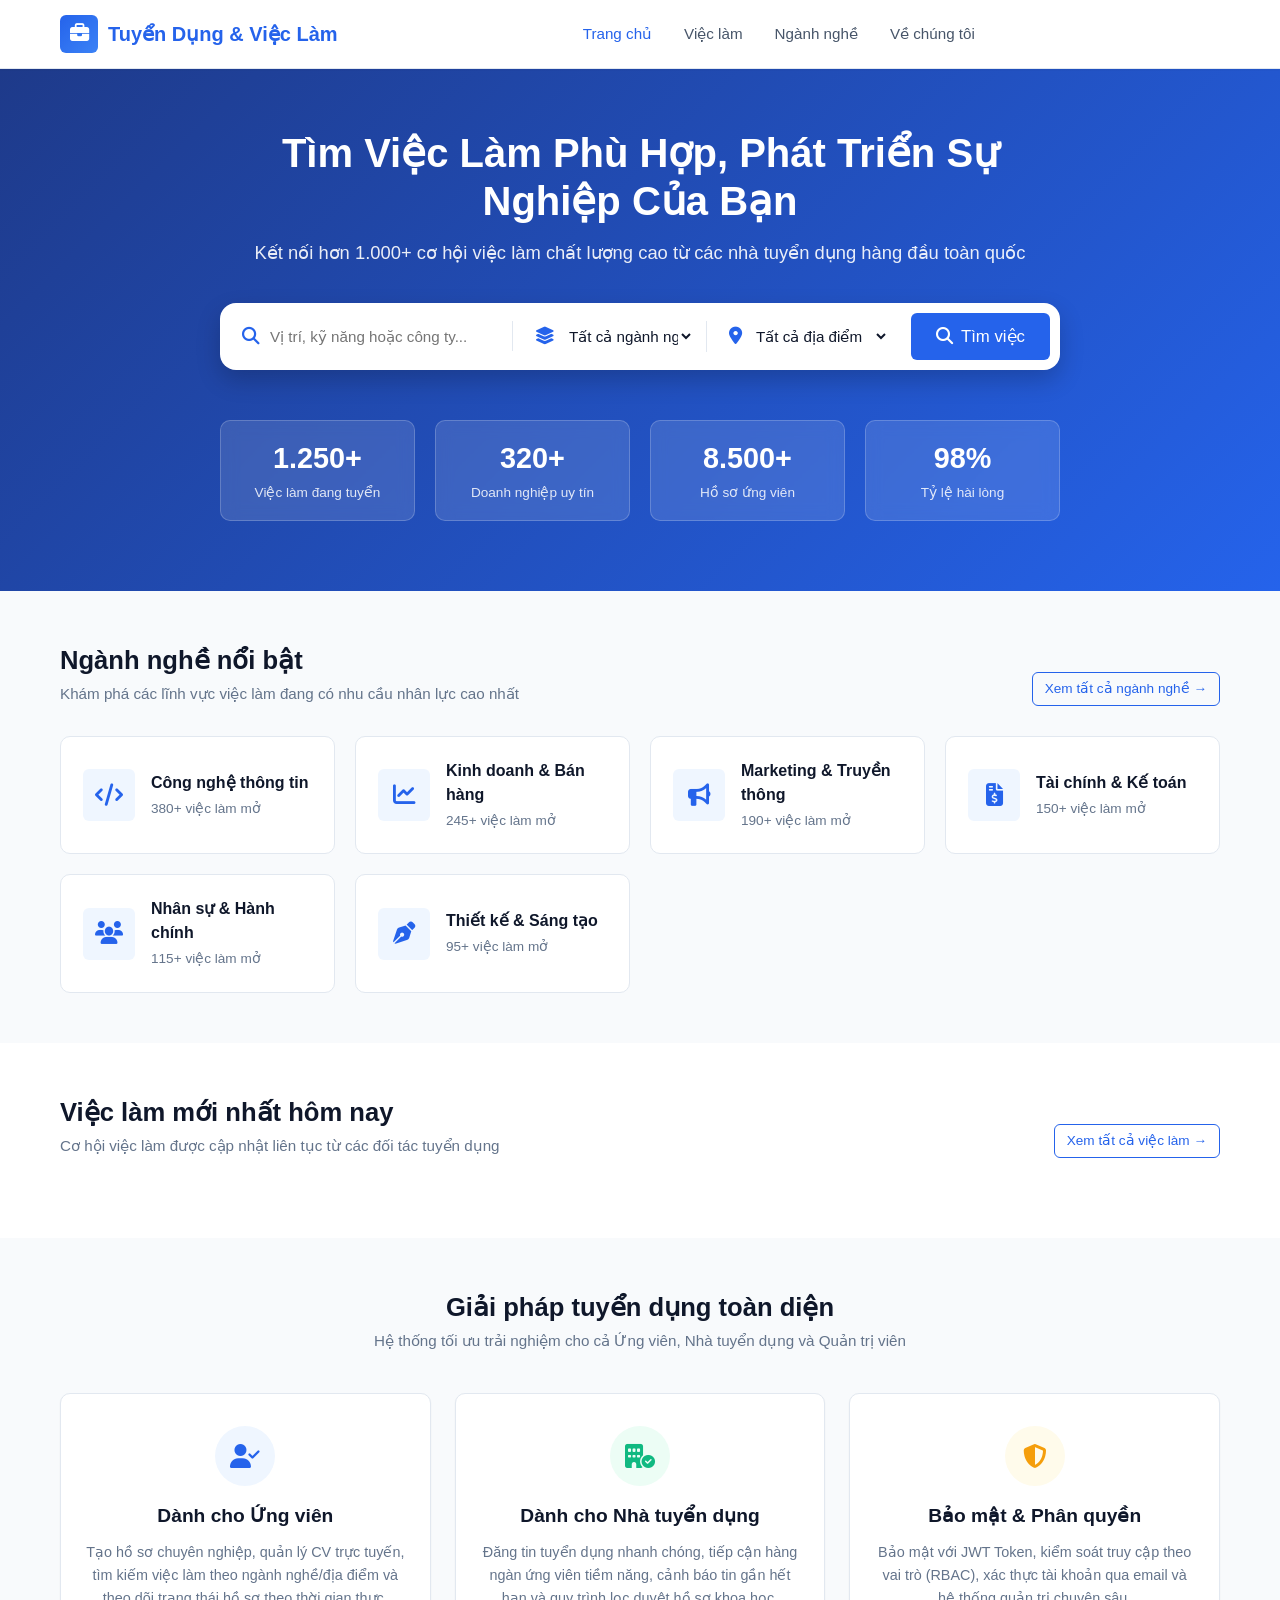
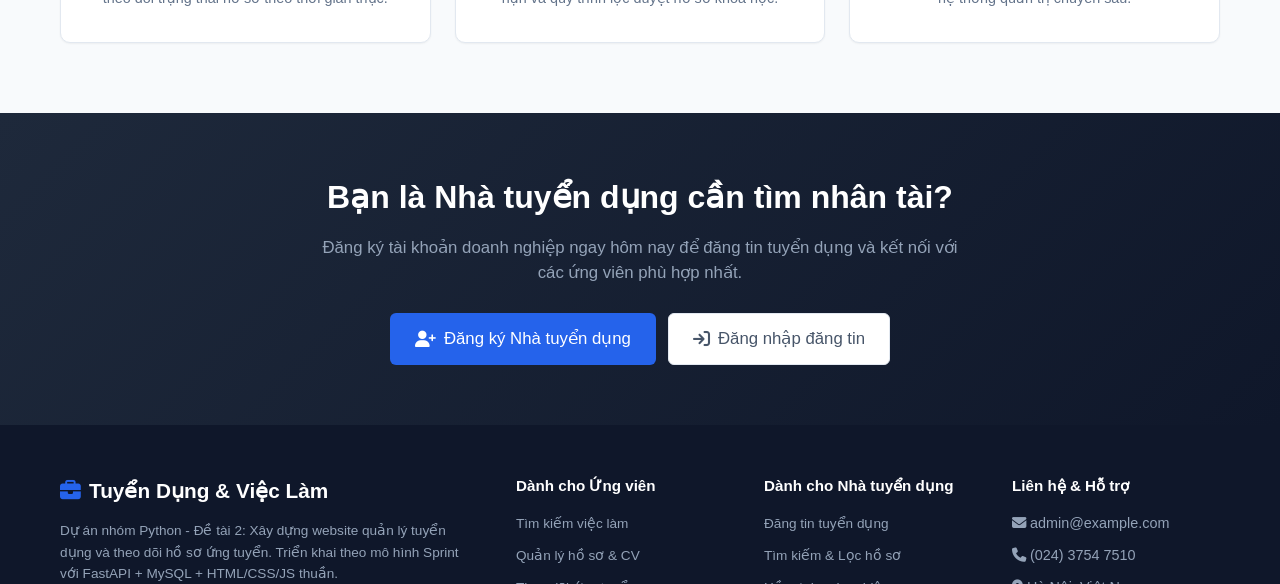
<file: FrontEnd/index.html>
<!DOCTYPE html>
<html lang="vi">
<head>
  <meta charset="UTF-8">
  <meta http-equiv="refresh" content="0; url=html/index.html">
  <title>Hệ thống quản lý tuyển dụng</title>
</head>
<body>
  <p>Đang chuyển hướng đến trang chủ... <a href="html/index.html">Bấm vào đây nếu không tự chuyển</a></p>
</body>
</html>
</file>
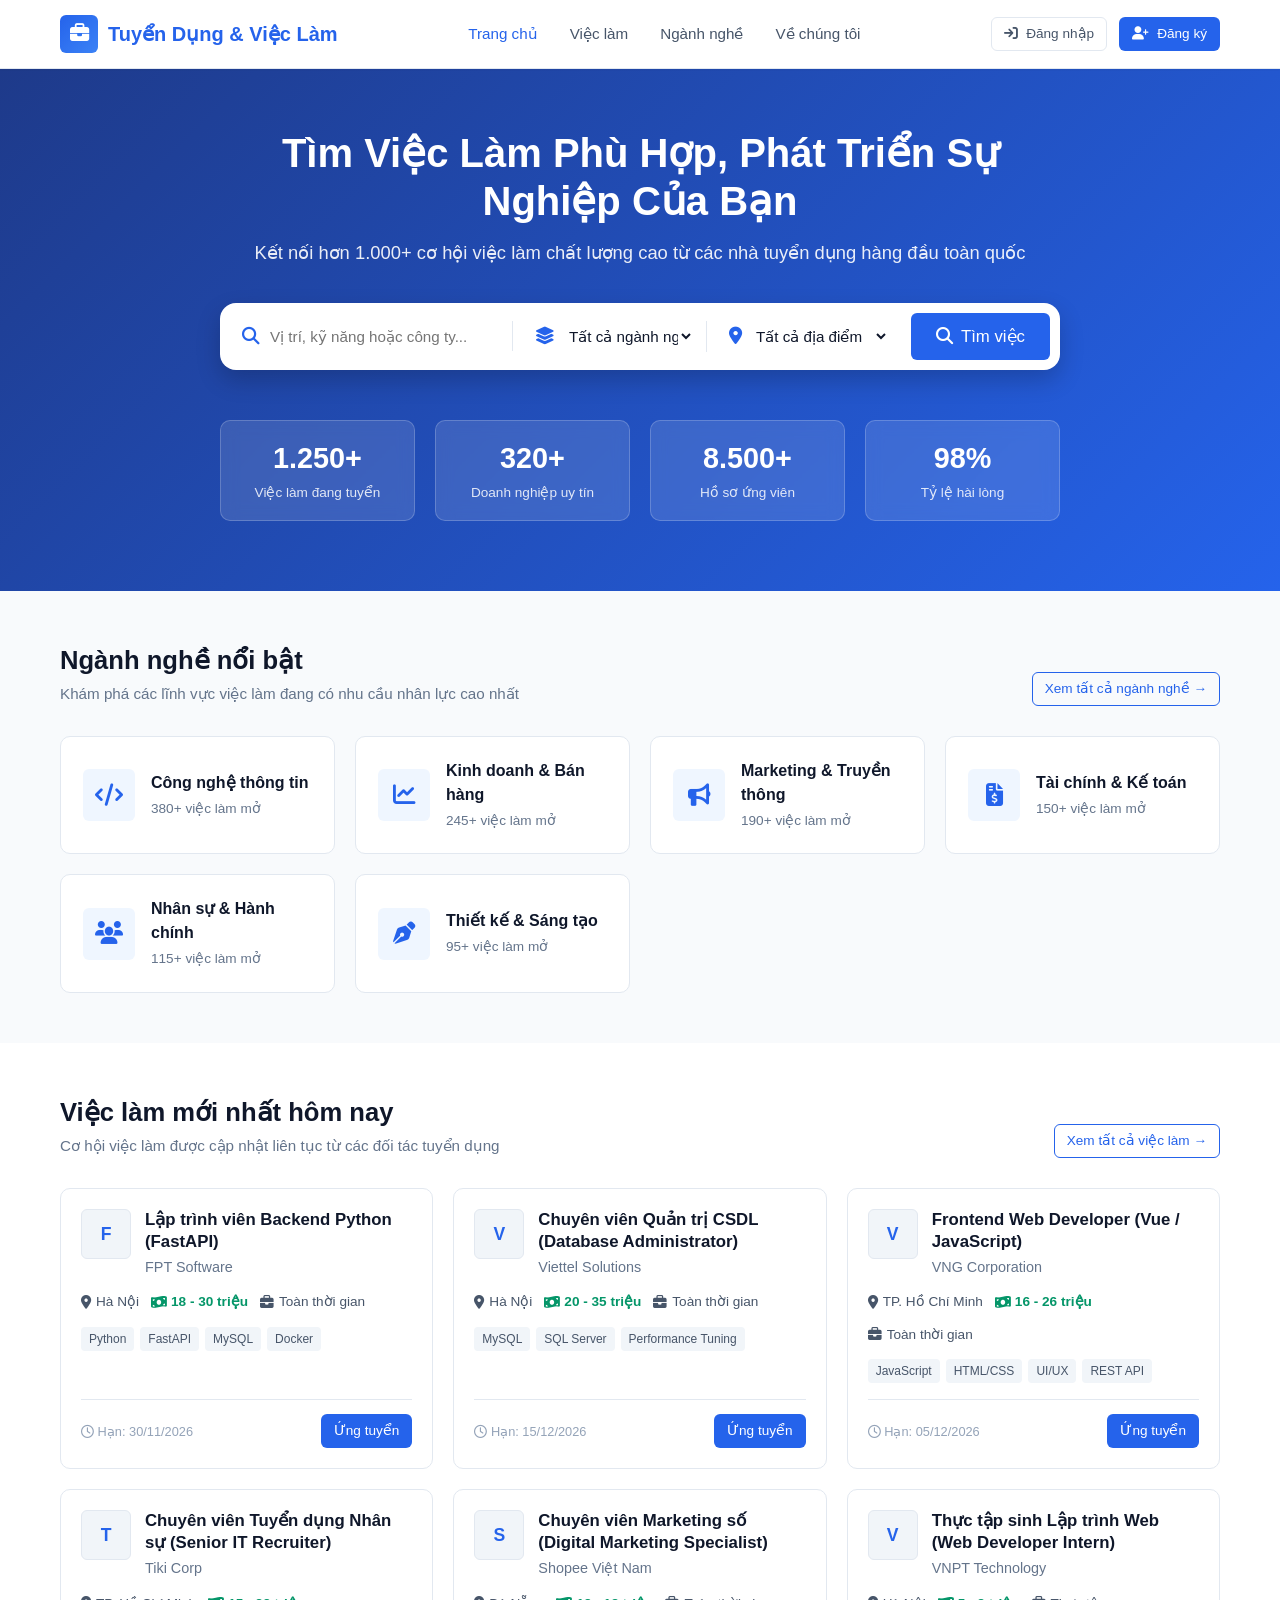
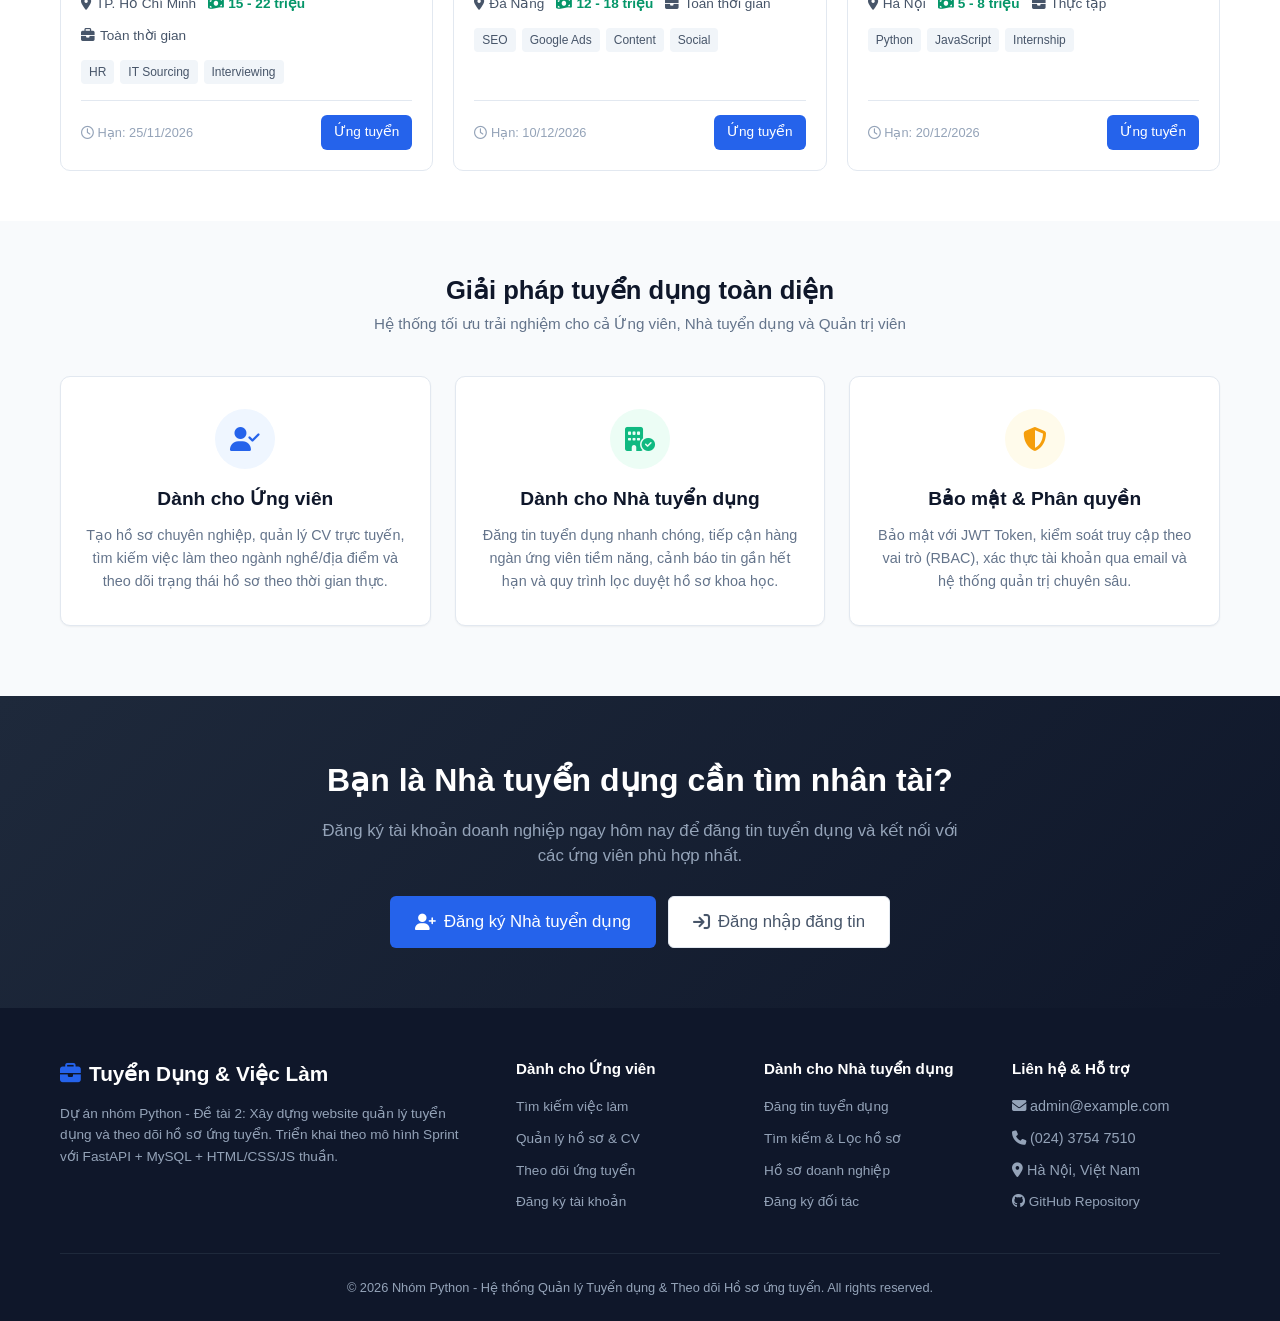
<file: FrontEnd/html/index.html>
<!DOCTYPE html>
<html lang="vi">
<head>
  <meta charset="UTF-8">
  <meta name="viewport" content="width=device-width, initial-scale=1">
  <title>Cổng Tuyển Dụng & Việc Làm - Tìm Cơ Hội Nghề Nghiệp</title>
  <link rel="stylesheet" href="https://cdnjs.cloudflare.com/ajax/libs/font-awesome/6.5.1/css/all.min.css">
  <link rel="stylesheet" href="../css/style.css">
</head>
<body>

  <!-- Header / Thanh điều hướng chính -->
  <header class="site-header">
    <div class="container navbar">
      <a href="index.html" class="brand">
        <div class="brand-icon"><i class="fa-solid fa-briefcase"></i></div>
        <span>Tuyển Dụng & Việc Làm</span>
      </a>

      <ul class="nav-links" id="navLinks">
        <li><a href="index.html" class="active">Trang chủ</a></li>
        <li><a href="jobs.html">Việc làm</a></li>
        <li><a href="#categories">Ngành nghề</a></li>
        <li><a href="#whyUs">Về chúng tôi</a></li>
      </ul>

      <div class="nav-actions" id="navAuthActions">
        <!-- Render bởi navbar.js: hiển thị Đăng nhập/Đăng ký hoặc Avatar Người dùng -->
      </div>
      <button class="nav-toggle" id="navToggle"><i class="fa-solid fa-bars"></i></button>
    </div>
  </header>

  <!-- HERO SECTION TÌM KIẾM VIỆC LÀM -->
  <section class="hero">
    <div class="container">
      <div class="hero-content">
        <h1 class="hero-title">Tìm Việc Làm Phù Hợp, Phát Triển Sự Nghiệp Của Bạn</h1>
        <p class="hero-subtitle">Kết nối hơn 1.000+ cơ hội việc làm chất lượng cao từ các nhà tuyển dụng hàng đầu toàn quốc</p>

        <!-- Khung tìm kiếm việc làm nhanh -->
        <form class="search-box" action="jobs.html" method="GET">
          <div class="search-field">
            <i class="fa-solid fa-magnifying-glass"></i>
            <input type="text" name="keyword" placeholder="Vị trí, kỹ năng hoặc công ty..." autocomplete="off">
          </div>
          <div class="search-field">
            <i class="fa-solid fa-layer-group"></i>
            <select name="category">
              <option value="">Tất cả ngành nghề</option>
              <option value="IT">Công nghệ thông tin</option>
              <option value="SALES">Kinh doanh / Bán hàng</option>
              <option value="MARKETING">Marketing / PR</option>
              <option value="FINANCE">Tài chính / Kế toán</option>
              <option value="HR">Nhân sự / Hành chính</option>
            </select>
          </div>
          <div class="search-field">
            <i class="fa-solid fa-location-dot"></i>
            <select name="location">
              <option value="">Tất cả địa điểm</option>
              <option value="Hà Nội">Hà Nội</option>
              <option value="TP. Hồ Chí Minh">TP. Hồ Chí Minh</option>
              <option value="Đà Nẵng">Đà Nẵng</option>
              <option value="Cần Thơ">Cần Thơ</option>
              <option value="Remote">Từ xa (Remote)</option>
            </select>
          </div>
          <button type="submit" class="btn btn-primary btn-lg">
            <i class="fa-solid fa-magnifying-glass"></i> Tìm việc
          </button>
        </form>

        <!-- Thống kê nổi bật -->
        <div class="hero-stats">
          <div class="hero-stat-item">
            <span class="hero-stat-number">1.250+</span>
            <span class="hero-stat-label">Việc làm đang tuyển</span>
          </div>
          <div class="hero-stat-item">
            <span class="hero-stat-number">320+</span>
            <span class="hero-stat-label">Doanh nghiệp uy tín</span>
          </div>
          <div class="hero-stat-item">
            <span class="hero-stat-number">8.500+</span>
            <span class="hero-stat-label">Hồ sơ ứng viên</span>
          </div>
          <div class="hero-stat-item">
            <span class="hero-stat-number">98%</span>
            <span class="hero-stat-label">Tỷ lệ hài lòng</span>
          </div>
        </div>

      </div>
    </div>
  </section>

  <!-- DANH MỤC NGHỀ NGHIỆP PHỔ BIẾN -->
  <section class="section" id="categories">
    <div class="container">
      <div class="section-header">
        <div>
          <h2 class="section-title">Ngành nghề nổi bật</h2>
          <p class="section-subtitle">Khám phá các lĩnh vực việc làm đang có nhu cầu nhân lực cao nhất</p>
        </div>
        <a href="jobs.html" class="btn btn-outline btn-sm">Xem tất cả ngành nghề &rarr;</a>
      </div>

      <div class="category-grid">
        <a href="jobs.html?category=IT" class="category-card">
          <div class="category-icon"><i class="fa-solid fa-code"></i></div>
          <div>
            <div class="category-name">Công nghệ thông tin</div>
            <div class="category-count">380+ việc làm mở</div>
          </div>
        </a>
        <a href="jobs.html?category=SALES" class="category-card">
          <div class="category-icon"><i class="fa-solid fa-chart-line"></i></div>
          <div>
            <div class="category-name">Kinh doanh & Bán hàng</div>
            <div class="category-count">245+ việc làm mở</div>
          </div>
        </a>
        <a href="jobs.html?category=MARKETING" class="category-card">
          <div class="category-icon"><i class="fa-solid fa-bullhorn"></i></div>
          <div>
            <div class="category-name">Marketing & Truyền thông</div>
            <div class="category-count">190+ việc làm mở</div>
          </div>
        </a>
        <a href="jobs.html?category=FINANCE" class="category-card">
          <div class="category-icon"><i class="fa-solid fa-file-invoice-dollar"></i></div>
          <div>
            <div class="category-name">Tài chính & Kế toán</div>
            <div class="category-count">150+ việc làm mở</div>
          </div>
        </a>
        <a href="jobs.html?category=HR" class="category-card">
          <div class="category-icon"><i class="fa-solid fa-users"></i></div>
          <div>
            <div class="category-name">Nhân sự & Hành chính</div>
            <div class="category-count">115+ việc làm mở</div>
          </div>
        </a>
        <a href="jobs.html?category=DESIGN" class="category-card">
          <div class="category-icon"><i class="fa-solid fa-pen-nib"></i></div>
          <div>
            <div class="category-name">Thiết kế & Sáng tạo</div>
            <div class="category-count">95+ việc làm mở</div>
          </div>
        </a>
      </div>
    </div>
  </section>

  <!-- VIỆC LÀM HẤP DẪN MỚI NHẤT -->
  <section class="section" style="background: #ffffff;">
    <div class="container">
      <div class="section-header">
        <div>
          <h2 class="section-title">Việc làm mới nhất hôm nay</h2>
          <p class="section-subtitle">Cơ hội việc làm được cập nhật liên tục từ các đối tác tuyển dụng</p>
        </div>
        <a href="jobs.html" class="btn btn-outline btn-sm">Xem tất cả việc làm &rarr;</a>
      </div>

      <div class="job-grid" id="latestJobsGrid">
        <!-- Render tự động qua JavaScript -->
      </div>
    </div>
  </section>

  <!-- VÌ SAO CHỌN CHÚNG TÔI -->
  <section class="section" id="whyUs">
    <div class="container">
      <div class="text-center" style="max-width: 650px; margin: 0 auto 40px;">
        <h2 class="section-title">Giải pháp tuyển dụng toàn diện</h2>
        <p class="section-subtitle">Hệ thống tối ưu trải nghiệm cho cả Ứng viên, Nhà tuyển dụng và Quản trị viên</p>
      </div>

      <div style="display: grid; grid-template-columns: repeat(auto-fit, minmax(300px, 1fr)); gap: 24px;">
        <div class="card text-center" style="padding: 32px 24px;">
          <div style="width: 60px; height: 60px; border-radius: 50%; background: var(--primary-light); color: var(--primary); display: inline-flex; align-items: center; justify-content: center; font-size: 1.5rem; margin-bottom: 16px;">
            <i class="fa-solid fa-user-check"></i>
          </div>
          <h3 style="font-size: 1.2rem; font-weight: 600; margin-bottom: 10px;">Dành cho Ứng viên</h3>
          <p style="color: var(--text-muted); font-size: 0.9rem; line-height: 1.6;">
            Tạo hồ sơ chuyên nghiệp, quản lý CV trực tuyến, tìm kiếm việc làm theo ngành nghề/địa điểm và theo dõi trạng thái hồ sơ theo thời gian thực.
          </p>
        </div>

        <div class="card text-center" style="padding: 32px 24px;">
          <div style="width: 60px; height: 60px; border-radius: 50%; background: var(--success-bg); color: var(--success); display: inline-flex; align-items: center; justify-content: center; font-size: 1.5rem; margin-bottom: 16px;">
            <i class="fa-solid fa-building-circle-check"></i>
          </div>
          <h3 style="font-size: 1.2rem; font-weight: 600; margin-bottom: 10px;">Dành cho Nhà tuyển dụng</h3>
          <p style="color: var(--text-muted); font-size: 0.9rem; line-height: 1.6;">
            Đăng tin tuyển dụng nhanh chóng, tiếp cận hàng ngàn ứng viên tiềm năng, cảnh báo tin gần hết hạn và quy trình lọc duyệt hồ sơ khoa học.
          </p>
        </div>

        <div class="card text-center" style="padding: 32px 24px;">
          <div style="width: 60px; height: 60px; border-radius: 50%; background: var(--warning-bg); color: var(--warning); display: inline-flex; align-items: center; justify-content: center; font-size: 1.5rem; margin-bottom: 16px;">
            <i class="fa-solid fa-shield-halved"></i>
          </div>
          <h3 style="font-size: 1.2rem; font-weight: 600; margin-bottom: 10px;">Bảo mật & Phân quyền</h3>
          <p style="color: var(--text-muted); font-size: 0.9rem; line-height: 1.6;">
            Bảo mật với JWT Token, kiểm soát truy cập theo vai trò (RBAC), xác thực tài khoản qua email và hệ thống quản trị chuyên sâu.
          </p>
        </div>
      </div>
    </div>
  </section>

  <!-- BANNER KÊU GỌI NHÀ TUYỂN DỤNG -->
  <section style="background: linear-gradient(135deg, #1e293b 0%, #0f172a 100%); color: #ffffff; padding: 60px 0;">
    <div class="container text-center" style="max-width: 700px;">
      <h2 style="font-size: 2rem; font-weight: 700; margin-bottom: 14px;">Bạn là Nhà tuyển dụng cần tìm nhân tài?</h2>
      <p style="color: #94a3b8; font-size: 1.05rem; margin-bottom: 28px;">
        Đăng ký tài khoản doanh nghiệp ngay hôm nay để đăng tin tuyển dụng và kết nối với các ứng viên phù hợp nhất.
      </p>
      <div class="d-flex justify-center gap-3" style="justify-content: center;">
        <a href="register.html" class="btn btn-primary btn-lg">
          <i class="fa-solid fa-user-plus"></i> Đăng ký Nhà tuyển dụng
        </a>
        <a href="login.html" class="btn btn-secondary btn-lg">
          <i class="fa-solid fa-arrow-right-to-bracket"></i> Đăng nhập đăng tin
        </a>
      </div>
    </div>
  </section>

  <!-- FOOTER -->
  <footer class="site-footer">
    <div class="container">
      <div class="footer-grid">
        <div>
          <div class="footer-brand">
            <i class="fa-solid fa-briefcase" style="color: var(--primary)"></i>
            <span>Tuyển Dụng & Việc Làm</span>
          </div>
          <p class="footer-desc">
            Dự án nhóm Python - Đề tài 2: Xây dựng website quản lý tuyển dụng và theo dõi hồ sơ ứng tuyển. Triển khai theo mô hình Sprint với FastAPI + MySQL + HTML/CSS/JS thuần.
          </p>
        </div>

        <div>
          <div class="footer-col-title">Dành cho Ứng viên</div>
          <ul class="footer-links">
            <li><a href="jobs.html">Tìm kiếm việc làm</a></li>
            <li><a href="dashboard.html#profile">Quản lý hồ sơ & CV</a></li>
            <li><a href="dashboard.html#applications">Theo dõi ứng tuyển</a></li>
            <li><a href="register.html">Đăng ký tài khoản</a></li>
          </ul>
        </div>

        <div>
          <div class="footer-col-title">Dành cho Nhà tuyển dụng</div>
          <ul class="footer-links">
            <li><a href="dashboard.html#manage-jobs">Đăng tin tuyển dụng</a></li>
            <li><a href="dashboard.html#candidate-apps">Tìm kiếm & Lọc hồ sơ</a></li>
            <li><a href="dashboard.html#company-profile">Hồ sơ doanh nghiệp</a></li>
            <li><a href="register.html">Đăng ký đối tác</a></li>
          </ul>
        </div>

        <div>
          <div class="footer-col-title">Liên hệ & Hỗ trợ</div>
          <ul class="footer-links">
            <li><i class="fa-solid fa-envelope"></i> admin@example.com</li>
            <li><i class="fa-solid fa-phone"></i> (024) 3754 7510</li>
            <li><i class="fa-solid fa-location-dot"></i> Hà Nội, Việt Nam</li>
            <li><a href="https://github.com/MinhTri0320/NhomPython" target="_blank"><i class="fa-brands fa-github"></i> GitHub Repository</a></li>
          </ul>
        </div>
      </div>

      <div class="footer-bottom">
        &copy; 2026 Nhóm Python - Hệ thống Quản lý Tuyển dụng & Theo dõi Hồ sơ ứng tuyển. All rights reserved.
      </div>
    </div>
  </footer>

  <script src="../js/api.js"></script>
  <script src="../js/navbar.js"></script>
  <script>
    // Dữ liệu việc làm mẫu hiển thị trên trang chủ
    const featuredJobs = [
      {
        id: 1,
        title: "Lập trình viên Backend Python (FastAPI)",
        company: "FPT Software",
        location: "Hà Nội",
        salary: "18 - 30 triệu",
        type: "Toàn thời gian",
        deadline: "30/11/2026",
        tags: ["Python", "FastAPI", "MySQL", "Docker"]
      },
      {
        id: 2,
        title: "Chuyên viên Quản trị CSDL (Database Administrator)",
        company: "Viettel Solutions",
        location: "Hà Nội",
        salary: "20 - 35 triệu",
        type: "Toàn thời gian",
        deadline: "15/12/2026",
        tags: ["MySQL", "SQL Server", "Performance Tuning"]
      },
      {
        id: 3,
        title: "Frontend Web Developer (Vue / JavaScript)",
        company: "VNG Corporation",
        location: "TP. Hồ Chí Minh",
        salary: "16 - 26 triệu",
        type: "Toàn thời gian",
        deadline: "05/12/2026",
        tags: ["JavaScript", "HTML/CSS", "UI/UX", "REST API"]
      },
      {
        id: 4,
        title: "Chuyên viên Tuyển dụng Nhân sự (Senior IT Recruiter)",
        company: "Tiki Corp",
        location: "TP. Hồ Chí Minh",
        salary: "15 - 22 triệu",
        type: "Toàn thời gian",
        deadline: "25/11/2026",
        tags: ["HR", "IT Sourcing", "Interviewing"]
      },
      {
        id: 5,
        title: "Chuyên viên Marketing số (Digital Marketing Specialist)",
        company: "Shopee Việt Nam",
        location: "Đà Nẵng",
        salary: "12 - 18 triệu",
        type: "Toàn thời gian",
        deadline: "10/12/2026",
        tags: ["SEO", "Google Ads", "Content", "Social"]
      },
      {
        id: 6,
        title: "Thực tập sinh Lập trình Web (Web Developer Intern)",
        company: "VNPT Technology",
        location: "Hà Nội",
        salary: "5 - 8 triệu",
        type: "Thực tập",
        deadline: "20/12/2026",
        tags: ["Python", "JavaScript", "Internship"]
      }
    ];

    document.addEventListener("DOMContentLoaded", () => {
      const grid = document.getElementById("latestJobsGrid");
      if (!grid) return;

      grid.innerHTML = featuredJobs.map(job => `
        <div class="job-card">
          <div class="job-card-header">
            <div class="company-logo">${job.company.charAt(0)}</div>
            <div class="job-info">
              <div class="job-title"><a href="job-detail.html?id=${job.id}" style="color: inherit;">${job.title}</a></div>
              <div class="job-company">${job.company}</div>
            </div>
          </div>
          <div class="job-details">
            <span class="job-detail-item"><i class="fa-solid fa-location-dot"></i> ${job.location}</span>
            <span class="job-detail-item job-salary"><i class="fa-solid fa-money-bill-wave"></i> ${job.salary}</span>
            <span class="job-detail-item"><i class="fa-solid fa-briefcase"></i> ${job.type}</span>
          </div>
          <div class="job-tags">
            ${job.tags.map(t => `<span class="job-tag">${t}</span>`).join("")}
          </div>
          <div class="job-card-footer">
            <span><i class="fa-regular fa-clock"></i> Hạn: ${job.deadline}</span>
            <a href="job-detail.html?id=${job.id}" class="btn btn-primary btn-sm">Ứng tuyển</a>
          </div>
        </div>
      `).join("");
    });
  </script>
</body>
</html>
</file>
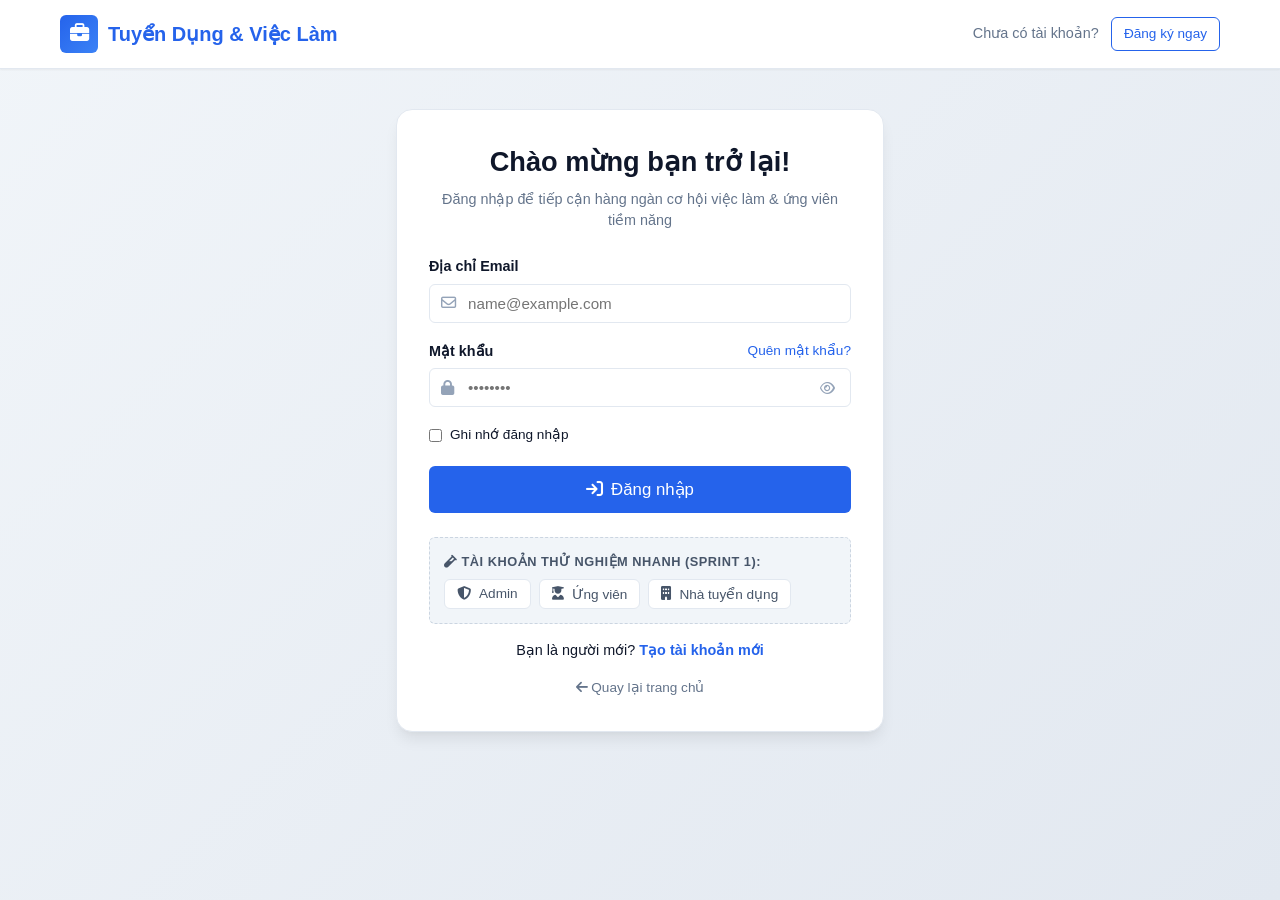
<file: FrontEnd/html/dashboard.html>
<!DOCTYPE html>
<html lang="vi">
<head>
  <meta charset="UTF-8">
  <meta name="viewport" content="width=device-width, initial-scale=1">
  <title>Bảng điều khiển - Hệ thống Tuyển dụng</title>
  <link rel="stylesheet" href="https://cdnjs.cloudflare.com/ajax/libs/font-awesome/6.5.1/css/all.min.css">
  <link rel="stylesheet" href="../css/style.css">
</head>
<body>

  <!-- Header Bảng điều khiển -->
  <header class="site-header">
    <div class="container navbar">
      <a href="index.html" class="brand">
        <div class="brand-icon"><i class="fa-solid fa-briefcase"></i></div>
        <span>Tuyển Dụng & Việc Làm</span>
      </a>

      <div class="nav-actions">
        <a href="index.html" class="btn btn-secondary btn-sm">
          <i class="fa-solid fa-house"></i> Trang chủ
        </a>
        <a href="jobs.html" class="btn btn-secondary btn-sm">
          <i class="fa-solid fa-magnifying-glass"></i> Tìm việc
        </a>

        <!-- Thông tin người dùng thu gọn -->
        <div class="d-flex align-center gap-2" style="margin-left: 8px;">
          <div class="user-avatar" id="topAvatar">U</div>
          <div style="line-height: 1.2;">
            <div style="font-weight: 600; font-size: 0.9rem;" id="topUserName">Đang tải...</div>
            <span class="badge" id="topUserRole">...</span>
          </div>
        </div>

        <button id="logoutBtn" class="btn btn-outline btn-sm" style="margin-left: 8px;" title="Đăng xuất khỏi hệ thống">
          <i class="fa-solid fa-arrow-right-from-bracket"></i> Đăng xuất
        </button>
      </div>
    </div>
  </header>

  <div class="dashboard-wrapper">
    
    <!-- THANH ĐIỀU HƯỚNG BÊN TRÁI (RBAC SIDEBAR) -->
    <aside class="sidebar">
      
      <div class="sidebar-user">
        <div class="user-avatar" id="sideAvatar" style="width: 44px; height: 44px; font-size: 1.1rem;">U</div>
        <div class="sidebar-user-info">
          <div class="sidebar-user-name" id="sideUserName">Đang tải...</div>
          <div style="font-size: 0.78rem; color: var(--text-muted);" id="sideUserEmail">email@domain.com</div>
        </div>
      </div>

      <!-- Menu theo vai trò (Được điều khiển bằng JavaScript theo RBAC) -->
      <ul class="sidebar-menu" id="sidebarMenu">
        <!-- Được sinh tự động trong dashboard.js dựa trên role (CANDIDATE / RECRUITER / ADMIN) -->
      </ul>

      <div style="margin-top: auto; padding-top: 20px; border-top: 1px solid var(--border);">
        <div style="font-size: 0.8rem; color: var(--text-light); text-align: center;">
          Phiên bản Sprint 1 • RBAC Ready
        </div>
      </div>
    </aside>

    <!-- NỘI DUNG CHÍNH (MAIN DASHBOARD VIEW) -->
    <main class="dashboard-main">

      <!-- Cảnh báo Email chưa xác thực (TRIS-15) -->
      <div id="verifyBox" class="notice-box hidden">
        <div class="d-flex align-center gap-3">
          <i class="fa-solid fa-triangle-exclamation" style="font-size: 1.4rem;"></i>
          <div>
            <strong>Tài khoản chưa xác thực email!</strong>
            <div style="font-size: 0.85rem; opacity: 0.9;">
              Vui lòng xác thực email để sử dụng đầy đủ các tính năng nộp hồ sơ hoặc đăng tin tuyển dụng.
            </div>
          </div>
        </div>
        <div class="d-flex align-center gap-2">
          <button id="resendBtn" class="btn btn-secondary btn-sm" type="button">
            <i class="fa-regular fa-paper-plane"></i> Gửi lại link xác thực
          </button>
        </div>
      </div>
      <div id="verifyMsg" class="msg" style="margin-bottom: 20px;"></div>

      <!-- TIÊU ĐỀ VIEW HIỆN TẠI -->
      <div class="dashboard-header">
        <div>
          <h1 class="dashboard-title" id="viewTitle">Tổng quan</h1>
          <p style="color: var(--text-muted); font-size: 0.9rem;" id="viewSubtitle">Chào mừng bạn quay lại hệ thống tuyển dụng</p>
        </div>
        <div id="viewActions">
          <!-- Các nút hành động nhanh tương ứng mỗi view -->
        </div>
      </div>

      <!-- VÙNG NỘI DUNG NĂNG ĐỘNG DÀNH CHO 3 VAI TRÒ -->
      <div id="dashboardContent">
        <!-- Render bởi dashboard.js -->
      </div>

    </main>
  </div>

  <!-- MODAL: ĐĂNG TIN TUYỂN DỤNG MỚI (DÀNH CHO NHÀ TUYỂN DỤNG) -->
  <div class="modal-overlay" id="jobModal">
    <div class="modal-content" style="max-width: 680px;">
      <div class="modal-header">
        <h3 class="card-title"><i class="fa-solid fa-plus-circle"></i> Đăng tin tuyển dụng mới</h3>
        <button class="modal-close" onclick="closeJobModal()">&times;</button>
      </div>
      <form id="newJobForm">
        <div class="form-group">
          <label class="form-label">Tiêu đề công việc <span style="color: var(--danger)">*</span></label>
          <input type="text" class="form-control" name="title" placeholder="VD: Lập trình viên Python / FastAPI (Backend)" required>
        </div>
        <div style="display: grid; grid-template-columns: 1fr 1fr; gap: 14px;">
          <div class="form-group">
            <label class="form-label">Ngành nghề <span style="color: var(--danger)">*</span></label>
            <select class="form-select" name="category" required>
              <option value="IT">Công nghệ thông tin</option>
              <option value="SALES">Kinh doanh / Bán hàng</option>
              <option value="MARKETING">Marketing / Truyền thông</option>
              <option value="ACCOUNTING">Kế toán / Kiểm toán</option>
              <option value="HR">Nhân sự / Hành chính</option>
            </select>
          </div>
          <div class="form-group">
            <label class="form-label">Địa điểm làm việc <span style="color: var(--danger)">*</span></label>
            <select class="form-select" name="location" required>
              <option value="Hà Nội">Hà Nội</option>
              <option value="TP. Hồ Chí Minh">TP. Hồ Chí Minh</option>
              <option value="Đà Nẵng">Đà Nẵng</option>
              <option value="Cần Thơ">Cần Thơ</option>
              <option value="Remote">Làm việc từ xa (Remote)</option>
            </select>
          </div>
        </div>
        <div style="display: grid; grid-template-columns: 1fr 1fr; gap: 14px;">
          <div class="form-group">
            <label class="form-label">Mức lương tối thiểu (VNĐ)</label>
            <input type="number" class="form-control" name="salary_min" placeholder="10000000">
          </div>
          <div class="form-group">
            <label class="form-label">Mức lương tối đa (VNĐ)</label>
            <input type="number" class="form-control" name="salary_max" placeholder="25000000">
          </div>
        </div>
        <div style="display: grid; grid-template-columns: 1fr 1fr; gap: 14px;">
          <div class="form-group">
            <label class="form-label">Hình thức làm việc</label>
            <select class="form-select" name="job_type">
              <option value="FULL_TIME">Toàn thời gian (Full-time)</option>
              <option value="PART_TIME">Bán thời gian (Part-time)</option>
              <option value="INTERN">Thực tập sinh</option>
            </select>
          </div>
          <div class="form-group">
            <label class="form-label">Hạn nộp hồ sơ <span style="color: var(--danger)">*</span></label>
            <input type="date" class="form-control" name="deadline" required>
          </div>
        </div>
        <div class="form-group">
          <label class="form-label">Mô tả công việc</label>
          <textarea class="form-control" name="description" rows="3" placeholder="Chi tiết các đầu việc cần làm..."></textarea>
        </div>
        <div class="form-group">
          <label class="form-label">Yêu cầu ứng viên</label>
          <textarea class="form-control" name="requirements" rows="3" placeholder="Kỹ năng, kinh nghiệm cần có..."></textarea>
        </div>
        <div class="d-flex justify-between" style="margin-top: 24px;">
          <button type="button" class="btn btn-secondary" onclick="closeJobModal()">Hủy</button>
          <button type="submit" class="btn btn-primary"><i class="fa-solid fa-paper-plane"></i> Đăng tin</button>
        </div>
      </form>
    </div>
  </div>

  <script src="../js/api.js"></script>
  <script src="../js/dashboard.js"></script>
</body>
</html>
</file>
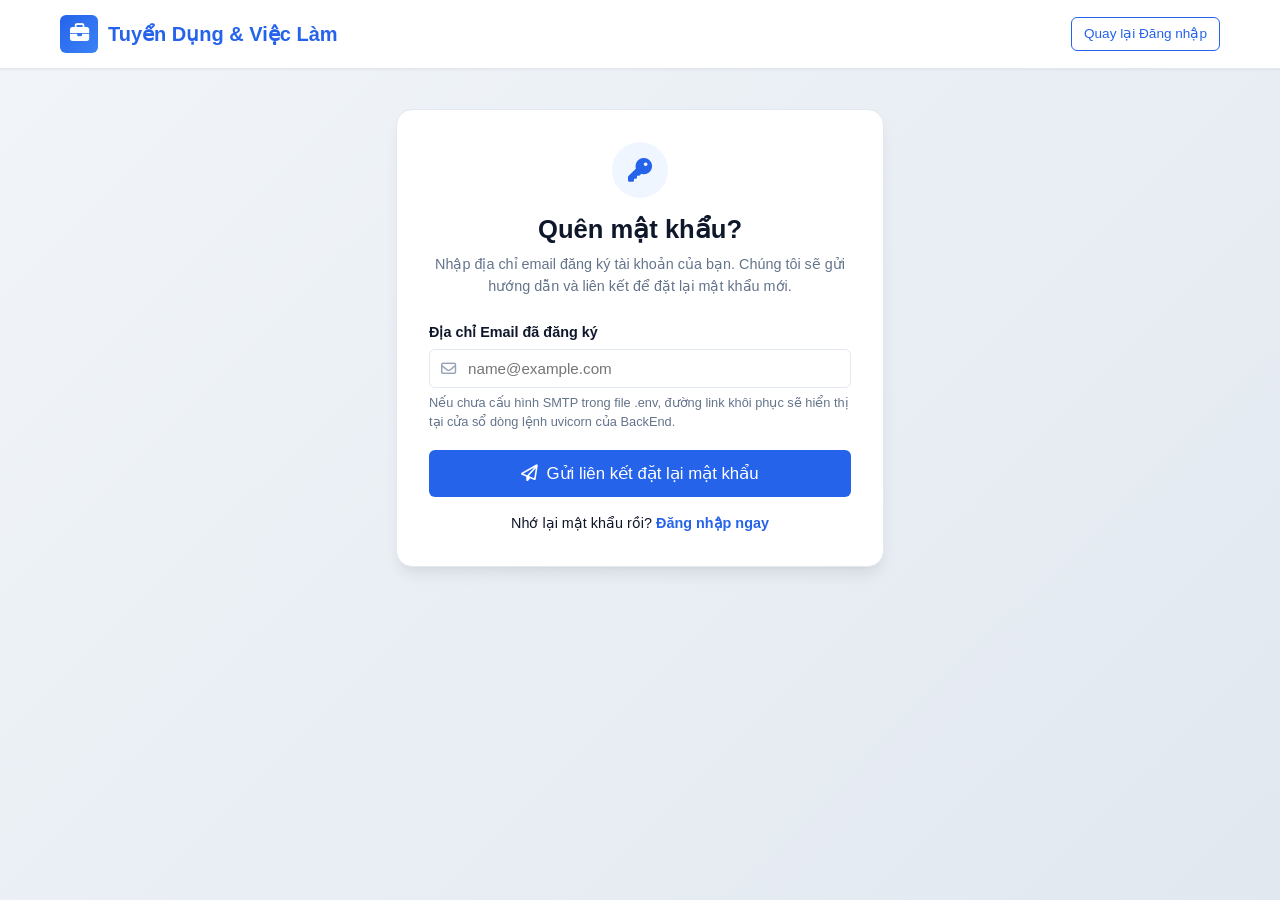
<file: FrontEnd/html/forgot-password.html>
<!DOCTYPE html>
<html lang="vi">
<head>
  <meta charset="UTF-8">
  <meta name="viewport" content="width=device-width, initial-scale=1">
  <title>Quên mật khẩu - Hệ thống Tuyển dụng</title>
  <link rel="stylesheet" href="https://cdnjs.cloudflare.com/ajax/libs/font-awesome/6.5.1/css/all.min.css">
  <link rel="stylesheet" href="../css/style.css">
</head>
<body style="background: linear-gradient(135deg, #f1f5f9 0%, #e2e8f0 100%);">

  <header class="site-header">
    <div class="container navbar">
      <a href="index.html" class="brand">
        <div class="brand-icon"><i class="fa-solid fa-briefcase"></i></div>
        <span>Tuyển Dụng & Việc Làm</span>
      </a>
      <div class="nav-actions">
        <a href="login.html" class="btn btn-outline btn-sm">Quay lại Đăng nhập</a>
      </div>
    </div>
  </header>

  <div class="container-sm">
    <div class="card" style="box-shadow: var(--shadow-lg); border-radius: var(--radius-lg); padding: 32px;">
      
      <div class="text-center" style="margin-bottom: 24px;">
        <div style="width: 56px; height: 56px; border-radius: 50%; background: var(--primary-light); color: var(--primary); display: inline-flex; align-items: center; justify-content: center; font-size: 1.5rem; margin-bottom: 12px;">
          <i class="fa-solid fa-key"></i>
        </div>
        <h1 style="font-size: 1.6rem; font-weight: 700; color: var(--text-main);">Quên mật khẩu?</h1>
        <p style="color: var(--text-muted); font-size: 0.9rem; margin-top: 6px;">
          Nhập địa chỉ email đăng ký tài khoản của bạn. Chúng tôi sẽ gửi hướng dẫn và liên kết để đặt lại mật khẩu mới.
        </p>
      </div>

      <div id="msg" class="msg"></div>

      <form id="forgotForm">
        <div class="form-group">
          <label class="form-label" for="email">Địa chỉ Email đã đăng ký</label>
          <div class="input-icon-wrap">
            <i class="fa-regular fa-envelope prefix-icon"></i>
            <input id="email" name="email" type="email" class="form-control" placeholder="name@example.com" required autocomplete="username">
          </div>
          <div class="form-hint">Nếu chưa cấu hình SMTP trong file .env, đường link khôi phục sẽ hiển thị tại cửa sổ dòng lệnh uvicorn của BackEnd.</div>
        </div>

        <button type="submit" id="submitBtn" class="btn btn-primary btn-block btn-lg">
          <i class="fa-regular fa-paper-plane"></i> Gửi liên kết đặt lại mật khẩu
        </button>
      </form>

      <div class="link mt-4 text-center" style="font-size: 0.9rem;">
        Nhớ lại mật khẩu rồi? <a href="login.html" style="font-weight: 600;">Đăng nhập ngay</a>
      </div>

    </div>
  </div>

  <script src="../js/api.js"></script>
  <script src="../js/forgot-password.js"></script>
</body>
</html>
</file>
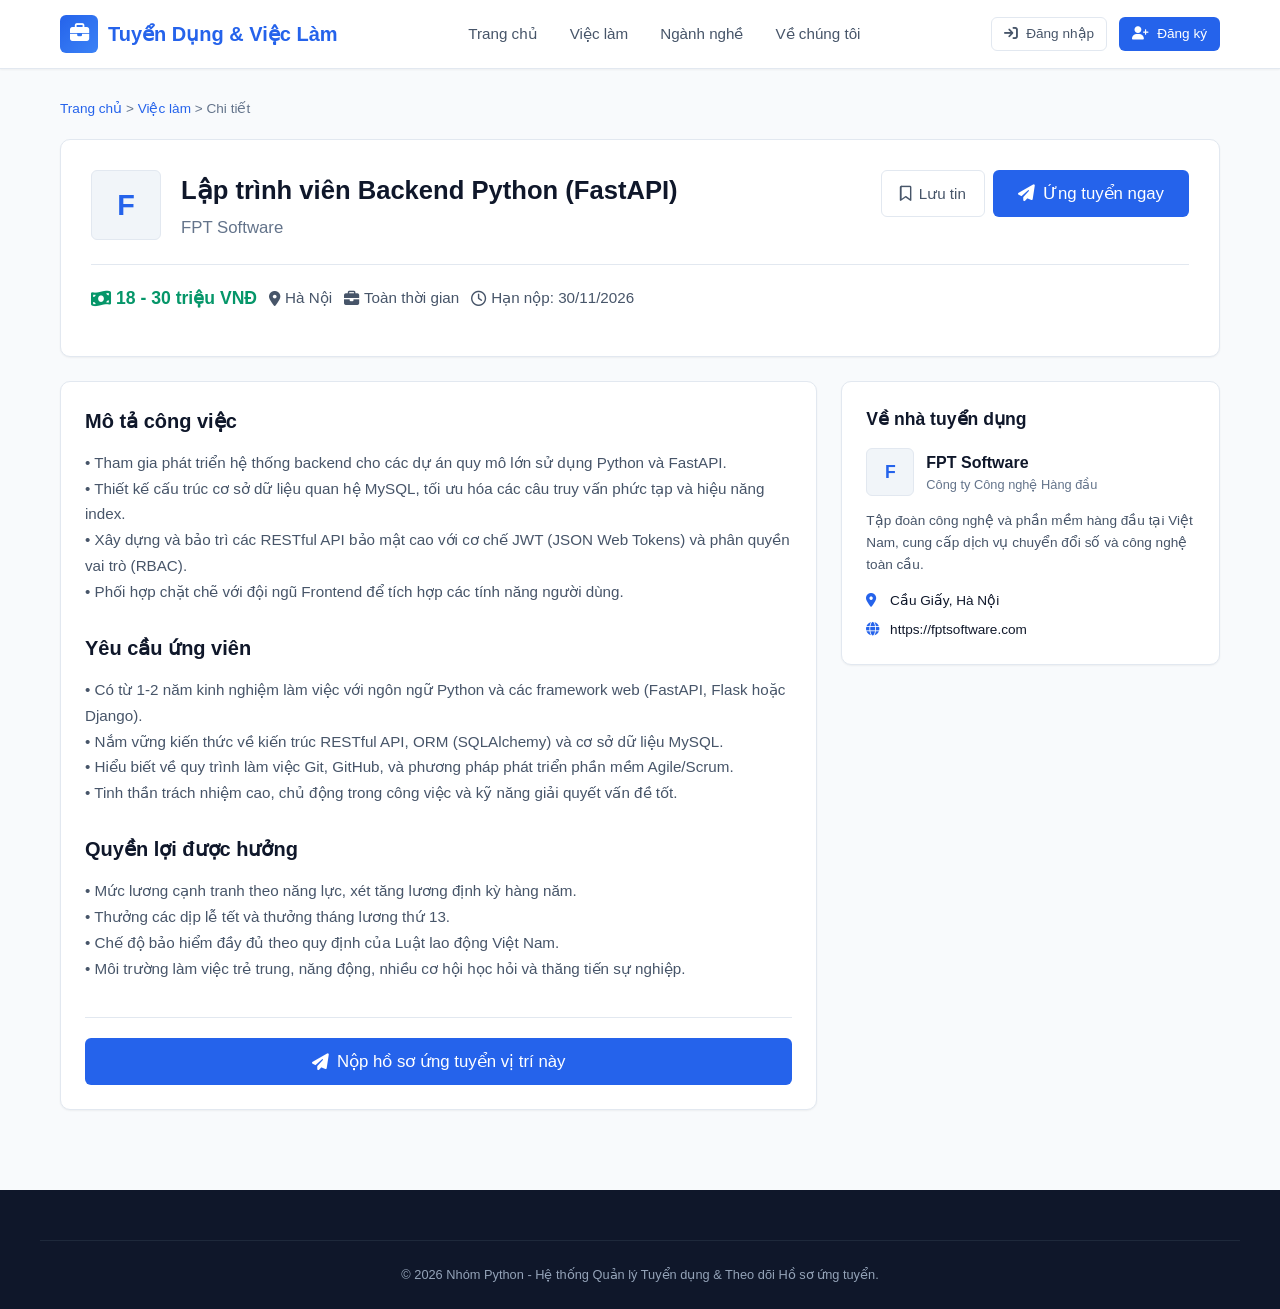
<file: FrontEnd/html/job-detail.html>
<!DOCTYPE html>
<html lang="vi">
<head>
  <meta charset="UTF-8">
  <meta name="viewport" content="width=device-width, initial-scale=1">
  <title>Chi tiết việc làm - Hệ thống Tuyển dụng</title>
  <link rel="stylesheet" href="https://cdnjs.cloudflare.com/ajax/libs/font-awesome/6.5.1/css/all.min.css">
  <link rel="stylesheet" href="../css/style.css">
</head>
<body>

  <!-- Header -->
  <header class="site-header">
    <div class="container navbar">
      <a href="index.html" class="brand">
        <div class="brand-icon"><i class="fa-solid fa-briefcase"></i></div>
        <span>Tuyển Dụng & Việc Làm</span>
      </a>

      <ul class="nav-links" id="navLinks">
        <li><a href="index.html">Trang chủ</a></li>
        <li><a href="jobs.html">Việc làm</a></li>
        <li><a href="index.html#categories">Ngành nghề</a></li>
        <li><a href="index.html#whyUs">Về chúng tôi</a></li>
      </ul>

      <div class="nav-actions" id="navAuthActions"></div>
      <button class="nav-toggle" id="navToggle"><i class="fa-solid fa-bars"></i></button>
    </div>
  </header>

  <div class="container" style="padding-top: 30px; padding-bottom: 60px;">
    
    <!-- Breadcrumb -->
    <div style="font-size: 0.85rem; color: var(--text-muted); margin-bottom: 20px;">
      <a href="index.html">Trang chủ</a> &gt; <a href="jobs.html">Việc làm</a> &gt; <span id="breadTitle">Chi tiết</span>
    </div>

    <!-- Job Header Card -->
    <div class="card" style="padding: 30px; margin-bottom: 24px;">
      <div style="display: flex; align-items: flex-start; justify-content: space-between; gap: 20px; flex-wrap: wrap;">
        <div style="display: flex; gap: 20px; align-items: center;">
          <div class="company-logo" style="width: 70px; height: 70px; font-size: 1.8rem;" id="companyLogo">F</div>
          <div>
            <h1 style="font-size: 1.6rem; font-weight: 700; margin-bottom: 6px;" id="jobTitle">Lập trình viên Backend Python (FastAPI)</h1>
            <div style="font-size: 1.05rem; color: var(--text-muted); font-weight: 500;" id="jobCompany">FPT Software</div>
          </div>
        </div>
        <div class="d-flex gap-2">
          <button class="btn btn-secondary" onclick="alert('Đã lưu việc làm vào danh sách quan tâm!')">
            <i class="fa-regular fa-bookmark"></i> Lưu tin
          </button>
          <button class="btn btn-primary btn-lg" onclick="openApplyModal()">
            <i class="fa-solid fa-paper-plane"></i> Ứng tuyển ngay
          </button>
        </div>
      </div>

      <div class="job-details" style="margin-top: 24px; padding-top: 20px; border-top: 1px solid var(--border); font-size: 0.95rem;">
        <span class="job-detail-item job-salary" style="font-size: 1.1rem;" id="jobSalary">
          <i class="fa-solid fa-money-bill-wave"></i> 18 - 30 triệu VNĐ
        </span>
        <span class="job-detail-item" id="jobLocation">
          <i class="fa-solid fa-location-dot"></i> Hà Nội
        </span>
        <span class="job-detail-item" id="jobType">
          <i class="fa-solid fa-briefcase"></i> Toàn thời gian
        </span>
        <span class="job-detail-item" id="jobDeadline">
          <i class="fa-regular fa-clock"></i> Hạn nộp: 30/11/2026
        </span>
      </div>
    </div>

    <div style="display: grid; grid-template-columns: 2fr 1fr; gap: 24px;">
      
      <!-- Nội dung chi tiết công việc -->
      <div>
        <div class="card">
          <h2 style="font-size: 1.25rem; font-weight: 700; margin-bottom: 14px;">Mô tả công việc</h2>
          <div style="line-height: 1.7; font-size: 0.95rem; color: var(--secondary);" id="jobDesc">
            <p>• Tham gia phát triển hệ thống backend cho các dự án quy mô lớn sử dụng Python và FastAPI.</p>
            <p>• Thiết kế cấu trúc cơ sở dữ liệu quan hệ MySQL, tối ưu hóa các câu truy vấn phức tạp và hiệu năng index.</p>
            <p>• Xây dựng và bảo trì các RESTful API bảo mật cao với cơ chế JWT (JSON Web Tokens) và phân quyền vai trò (RBAC).</p>
            <p>• Phối hợp chặt chẽ với đội ngũ Frontend để tích hợp các tính năng người dùng.</p>
          </div>

          <h2 style="font-size: 1.25rem; font-weight: 700; margin-top: 28px; margin-bottom: 14px;">Yêu cầu ứng viên</h2>
          <div style="line-height: 1.7; font-size: 0.95rem; color: var(--secondary);">
            <p>• Có từ 1-2 năm kinh nghiệm làm việc với ngôn ngữ Python và các framework web (FastAPI, Flask hoặc Django).</p>
            <p>• Nắm vững kiến thức về kiến trúc RESTful API, ORM (SQLAlchemy) và cơ sở dữ liệu MySQL.</p>
            <p>• Hiểu biết về quy trình làm việc Git, GitHub, và phương pháp phát triển phần mềm Agile/Scrum.</p>
            <p>• Tinh thần trách nhiệm cao, chủ động trong công việc và kỹ năng giải quyết vấn đề tốt.</p>
          </div>

          <h2 style="font-size: 1.25rem; font-weight: 700; margin-top: 28px; margin-bottom: 14px;">Quyền lợi được hưởng</h2>
          <div style="line-height: 1.7; font-size: 0.95rem; color: var(--secondary);">
            <p>• Mức lương cạnh tranh theo năng lực, xét tăng lương định kỳ hàng năm.</p>
            <p>• Thưởng các dịp lễ tết và thưởng tháng lương thứ 13.</p>
            <p>• Chế độ bảo hiểm đầy đủ theo quy định của Luật lao động Việt Nam.</p>
            <p>• Môi trường làm việc trẻ trung, năng động, nhiều cơ hội học hỏi và thăng tiến sự nghiệp.</p>
          </div>

          <div style="margin-top: 36px; padding-top: 20px; border-top: 1px solid var(--border);">
            <button class="btn btn-primary btn-block btn-lg" onclick="openApplyModal()">
              <i class="fa-solid fa-paper-plane"></i> Nộp hồ sơ ứng tuyển vị trí này
            </button>
          </div>
        </div>
      </div>

      <!-- Thông tin công ty & việc làm liên quan -->
      <div>
        <div class="card">
          <h3 style="font-size: 1.1rem; font-weight: 600; margin-bottom: 16px;">Về nhà tuyển dụng</h3>
          <div class="d-flex align-center gap-3" style="margin-bottom: 14px;">
            <div class="company-logo" style="width: 48px; height: 48px;">F</div>
            <div>
              <div style="font-weight: 600;" id="sideCompany">FPT Software</div>
              <div style="font-size: 0.8rem; color: var(--text-muted);">Công ty Công nghệ Hàng đầu</div>
            </div>
          </div>
          <p style="font-size: 0.85rem; color: var(--secondary); line-height: 1.6; margin-bottom: 16px;">
            Tập đoàn công nghệ và phần mềm hàng đầu tại Việt Nam, cung cấp dịch vụ chuyển đổi số và công nghệ toàn cầu.
          </p>
          <div style="font-size: 0.85rem; display: flex; flex-direction: column; gap: 8px;">
            <div><i class="fa-solid fa-location-dot" style="width: 20px; color: var(--primary)"></i> Cầu Giấy, Hà Nội</div>
            <div><i class="fa-solid fa-globe" style="width: 20px; color: var(--primary)"></i> https://fptsoftware.com</div>
          </div>
        </div>
      </div>

    </div>
  </div>

  <!-- MODAL: NỘP HỒ SƠ ỨNG TUYỂN -->
  <div class="modal-overlay" id="applyModal">
    <div class="modal-content">
      <div class="modal-header">
        <h3 class="card-title"><i class="fa-solid fa-paper-plane"></i> Nộp hồ sơ ứng tuyển</h3>
        <button class="modal-close" onclick="closeApplyModal()">&times;</button>
      </div>
      <form id="applyForm">
        <div class="form-group">
          <label class="form-label">Họ và tên của bạn</label>
          <input type="text" class="form-control" id="applyName" required>
        </div>
        <div class="form-group">
          <label class="form-label">Địa chỉ Email</label>
          <input type="email" class="form-control" id="applyEmail" required>
        </div>
        <div class="form-group">
          <label class="form-label">Số điện thoại liên hệ</label>
          <input type="tel" class="form-control" id="applyPhone" placeholder="0987 654 321" required>
        </div>
        <div class="form-group">
          <label class="form-label">Chọn hồ sơ CV đính kèm</label>
          <select class="form-select" id="applyCv">
            <option value="CV_Chuan_2026.pdf">CV_Chuan_2026.pdf (Mặc định)</option>
            <option value="upload">Tải lên file CV mới từ máy tính (.pdf, .docx)...</option>
          </select>
        </div>
        <div class="form-group">
          <label class="form-label">Lời nhắn gửi đến Nhà tuyển dụng (Cover letter)</label>
          <textarea class="form-control" rows="3" placeholder="Giới thiệu ngắn gọn lý do bạn phù hợp với vị trí này..."></textarea>
        </div>
        <div class="d-flex justify-between" style="margin-top: 24px;">
          <button type="button" class="btn btn-secondary" onclick="closeApplyModal()">Đóng</button>
          <button type="submit" class="btn btn-primary"><i class="fa-solid fa-check"></i> Xác nhận ứng tuyển</button>
        </div>
      </form>
    </div>
  </div>

  <footer class="site-footer">
    <div class="container footer-bottom">
      &copy; 2026 Nhóm Python - Hệ thống Quản lý Tuyển dụng & Theo dõi Hồ sơ ứng tuyển.
    </div>
  </footer>

  <script src="../js/api.js"></script>
  <script src="../js/navbar.js"></script>
  <script>
    function openApplyModal() {
      const user = getUser();
      if (user) {
        document.getElementById("applyName").value = user.full_name || "";
        document.getElementById("applyEmail").value = user.email || "";
      }
      document.getElementById("applyModal").classList.add("show");
    }

    function closeApplyModal() {
      document.getElementById("applyModal").classList.remove("show");
    }

    document.getElementById("applyForm").addEventListener("submit", (e) => {
      e.preventDefault();
      closeApplyModal();
      alert("Nộp hồ sơ ứng tuyển thành công! Nhà tuyển dụng sẽ xem xét và phản hồi qua email của bạn.");
    });
  </script>
</body>
</html>
</file>
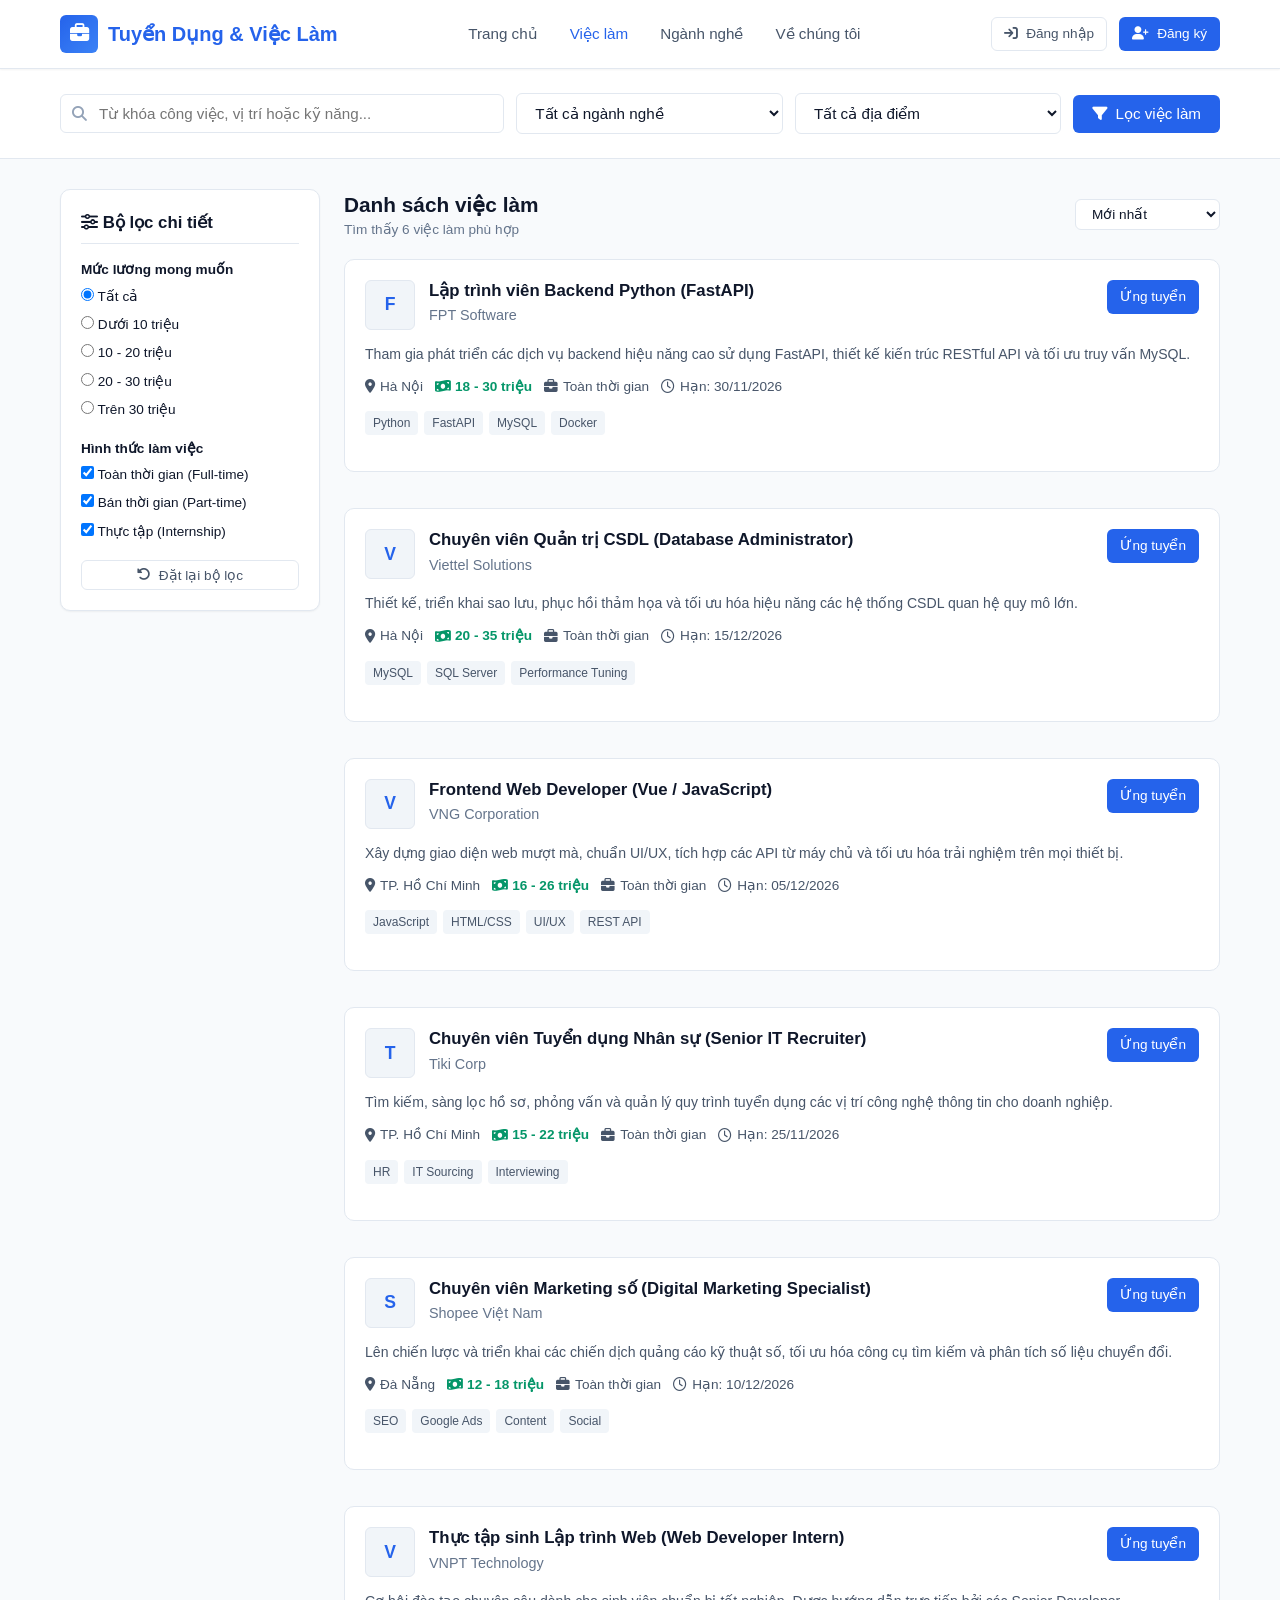
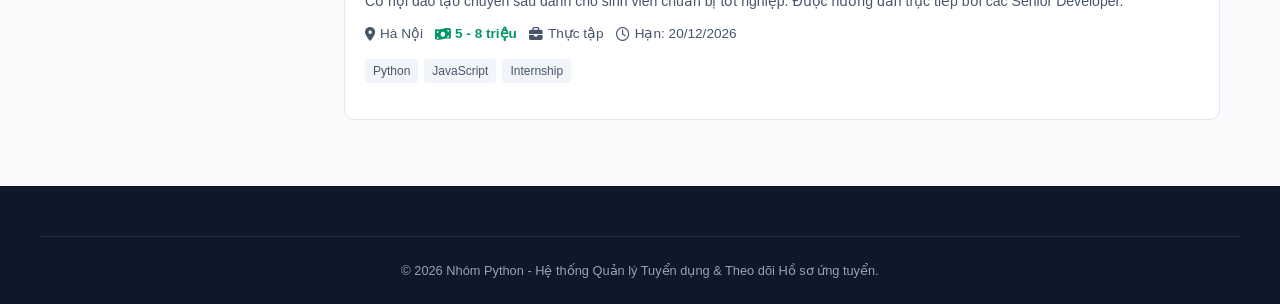
<file: FrontEnd/html/jobs.html>
<!DOCTYPE html>
<html lang="vi">
<head>
  <meta charset="UTF-8">
  <meta name="viewport" content="width=device-width, initial-scale=1">
  <title>Tìm kiếm việc làm - Hệ thống Tuyển dụng</title>
  <link rel="stylesheet" href="https://cdnjs.cloudflare.com/ajax/libs/font-awesome/6.5.1/css/all.min.css">
  <link rel="stylesheet" href="../css/style.css">
</head>
<body>

  <!-- Header -->
  <header class="site-header">
    <div class="container navbar">
      <a href="index.html" class="brand">
        <div class="brand-icon"><i class="fa-solid fa-briefcase"></i></div>
        <span>Tuyển Dụng & Việc Làm</span>
      </a>

      <ul class="nav-links" id="navLinks">
        <li><a href="index.html">Trang chủ</a></li>
        <li><a href="jobs.html" class="active">Việc làm</a></li>
        <li><a href="index.html#categories">Ngành nghề</a></li>
        <li><a href="index.html#whyUs">Về chúng tôi</a></li>
      </ul>

      <div class="nav-actions" id="navAuthActions"></div>
      <button class="nav-toggle" id="navToggle"><i class="fa-solid fa-bars"></i></button>
    </div>
  </header>

  <!-- Thanh tìm kiếm việc làm đầu trang -->
  <div style="background: #ffffff; border-bottom: 1px solid var(--border); padding: 24px 0;">
    <div class="container">
      <form id="searchJobsForm" style="display: grid; grid-template-columns: 2fr 1.2fr 1.2fr auto; gap: 12px; align-items: center;">
        <div class="input-icon-wrap">
          <i class="fa-solid fa-magnifying-glass prefix-icon"></i>
          <input type="text" id="keyword" class="form-control" placeholder="Từ khóa công việc, vị trí hoặc kỹ năng...">
        </div>
        <select id="category" class="form-select">
          <option value="">Tất cả ngành nghề</option>
          <option value="IT">Công nghệ thông tin</option>
          <option value="SALES">Kinh doanh / Bán hàng</option>
          <option value="MARKETING">Marketing / PR</option>
          <option value="FINANCE">Tài chính / Kế toán</option>
          <option value="HR">Nhân sự / Hành chính</option>
        </select>
        <select id="location" class="form-select">
          <option value="">Tất cả địa điểm</option>
          <option value="Hà Nội">Hà Nội</option>
          <option value="TP. Hồ Chí Minh">TP. Hồ Chí Minh</option>
          <option value="Đà Nẵng">Đà Nẵng</option>
          <option value="Remote">Từ xa (Remote)</option>
        </select>
        <button type="submit" class="btn btn-primary">
          <i class="fa-solid fa-filter"></i> Lọc việc làm
        </button>
      </form>
    </div>
  </div>

  <!-- Nội dung danh sách việc làm -->
  <div class="container" style="padding-top: 30px; padding-bottom: 50px;">
    <div style="display: grid; grid-template-columns: 260px 1fr; gap: 24px;">
      
      <!-- Bộ lọc bên trái -->
      <aside>
        <div class="card" style="padding: 20px;">
          <h3 style="font-size: 1.05rem; font-weight: 600; margin-bottom: 16px; border-bottom: 1px solid var(--border); padding-bottom: 8px;">
            <i class="fa-solid fa-sliders"></i> Bộ lọc chi tiết
          </h3>

          <div class="form-group">
            <label class="form-label" style="font-size: 0.85rem;">Mức lương mong muốn</label>
            <div style="display: flex; flex-direction: column; gap: 8px; font-size: 0.85rem;">
              <label><input type="radio" name="salaryRange" value="" checked> Tất cả</label>
              <label><input type="radio" name="salaryRange" value="under10"> Dưới 10 triệu</label>
              <label><input type="radio" name="salaryRange" value="10to20"> 10 - 20 triệu</label>
              <label><input type="radio" name="salaryRange" value="20to30"> 20 - 30 triệu</label>
              <label><input type="radio" name="salaryRange" value="above30"> Trên 30 triệu</label>
            </div>
          </div>

          <div class="form-group" style="margin-top: 18px;">
            <label class="form-label" style="font-size: 0.85rem;">Hình thức làm việc</label>
            <div style="display: flex; flex-direction: column; gap: 8px; font-size: 0.85rem;">
              <label><input type="checkbox" checked> Toàn thời gian (Full-time)</label>
              <label><input type="checkbox" checked> Bán thời gian (Part-time)</label>
              <label><input type="checkbox" checked> Thực tập (Internship)</label>
            </div>
          </div>

          <button type="button" class="btn btn-secondary btn-block btn-sm" id="resetFilterBtn">
            <i class="fa-solid fa-rotate-left"></i> Đặt lại bộ lọc
          </button>
        </div>
      </aside>

      <!-- Danh sách việc làm -->
      <main>
        <div class="d-flex justify-between align-center" style="margin-bottom: 18px;">
          <div>
            <h2 style="font-size: 1.3rem; font-weight: 700;">Danh sách việc làm</h2>
            <div style="font-size: 0.85rem; color: var(--text-muted);" id="jobCountText">Tìm thấy 6 việc làm phù hợp</div>
          </div>
          <div>
            <select class="form-select" style="padding: 6px 12px; font-size: 0.85rem;" id="sortSelect">
              <option value="newest">Mới nhất</option>
              <option value="salaryDesc">Lương cao nhất</option>
            </select>
          </div>
        </div>

        <div class="job-grid" id="jobsContainer" style="grid-template-columns: 1fr;">
          <!-- Render danh sách qua jobs.js -->
        </div>
      </main>

    </div>
  </div>

  <footer class="site-footer">
    <div class="container footer-bottom">
      &copy; 2026 Nhóm Python - Hệ thống Quản lý Tuyển dụng & Theo dõi Hồ sơ ứng tuyển.
    </div>
  </footer>

  <script src="../js/api.js"></script>
  <script src="../js/navbar.js"></script>
  <script src="../js/jobs.js"></script>
</body>
</html>
</file>
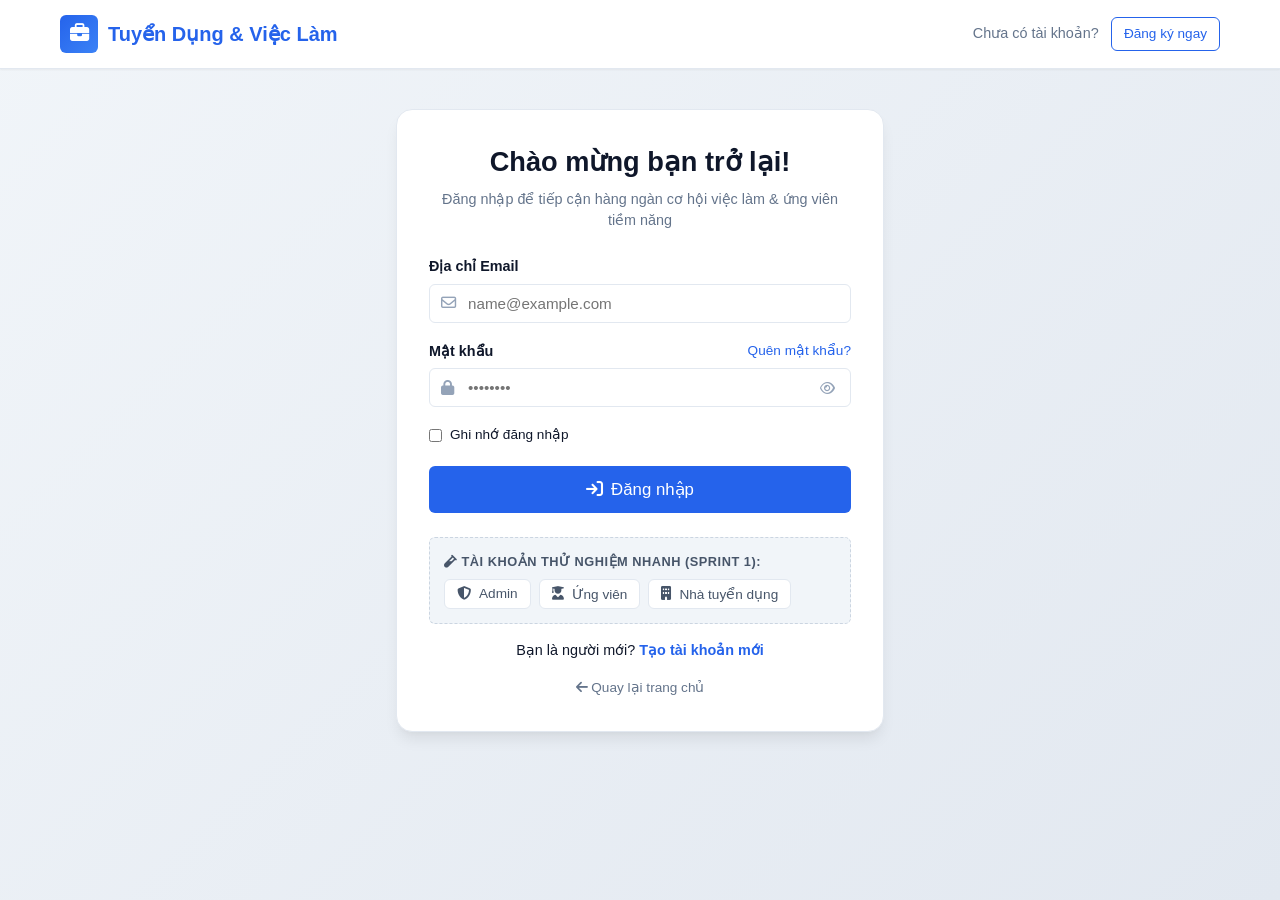
<file: FrontEnd/html/login.html>
<!DOCTYPE html>
<html lang="vi">
<head>
  <meta charset="UTF-8">
  <meta name="viewport" content="width=device-width, initial-scale=1">
  <title>Đăng nhập - Hệ thống Tuyển dụng</title>
  <link rel="stylesheet" href="https://cdnjs.cloudflare.com/ajax/libs/font-awesome/6.5.1/css/all.min.css">
  <link rel="stylesheet" href="../css/style.css">
</head>
<body style="background: linear-gradient(135deg, #f1f5f9 0%, #e2e8f0 100%);">

  <!-- Header đơn giản -->
  <header class="site-header">
    <div class="container navbar">
      <a href="index.html" class="brand">
        <div class="brand-icon"><i class="fa-solid fa-briefcase"></i></div>
        <span>Tuyển Dụng & Việc Làm</span>
      </a>
      <div class="nav-actions">
        <span style="font-size: 0.9rem; color: var(--text-muted);">Chưa có tài khoản?</span>
        <a href="register.html" class="btn btn-outline btn-sm">Đăng ký ngay</a>
      </div>
    </div>
  </header>

  <div class="container-sm">
    <div class="card" style="box-shadow: var(--shadow-lg); border-radius: var(--radius-lg); padding: 32px;">
      
      <div class="text-center" style="margin-bottom: 24px;">
        <h1 style="font-size: 1.7rem; font-weight: 700; color: var(--text-main);">Chào mừng bạn trở lại!</h1>
        <p style="color: var(--text-muted); font-size: 0.9rem; margin-top: 6px;">Đăng nhập để tiếp cận hàng ngàn cơ hội việc làm & ứng viên tiềm năng</p>
      </div>

      <div id="msg" class="msg"></div>

      <form id="loginForm">
        <div class="form-group">
          <label class="form-label" for="email">Địa chỉ Email</label>
          <div class="input-icon-wrap">
            <i class="fa-regular fa-envelope prefix-icon"></i>
            <input id="email" name="email" type="email" class="form-control" placeholder="name@example.com" required autocomplete="username">
          </div>
        </div>

        <div class="form-group">
          <div class="d-flex justify-between align-center" style="margin-bottom: 6px;">
            <label class="form-label" for="password" style="margin-bottom: 0;">Mật khẩu</label>
            <a href="forgot-password.html" style="font-size: 0.85rem;">Quên mật khẩu?</a>
          </div>
          <div class="input-icon-wrap">
            <i class="fa-solid fa-lock prefix-icon"></i>
            <input id="password" name="password" type="password" class="form-control" placeholder="••••••••" required autocomplete="current-password">
            <button type="button" class="password-toggle" id="togglePassword" title="Hiện/ẩn mật khẩu">
              <i class="fa-regular fa-eye" id="eyeIcon"></i>
            </button>
          </div>
        </div>

        <div class="d-flex align-center justify-between" style="margin-bottom: 20px;">
          <label style="display: flex; align-items: center; gap: 8px; font-weight: 400; font-size: 0.85rem; cursor: pointer; margin: 0;">
            <input type="checkbox" id="rememberMe" style="width: auto;">
            <span>Ghi nhớ đăng nhập</span>
          </label>
        </div>

        <button type="submit" id="submitBtn" class="btn btn-primary btn-block btn-lg">
          <i class="fa-solid fa-arrow-right-to-bracket"></i> Đăng nhập
        </button>
      </form>

      <!-- Tiện ích chọn tài khoản mẫu để test đồ án -->
      <div class="demo-helper">
        <div class="demo-helper-title"><i class="fa-solid fa-vial"></i> Tài khoản thử nghiệm nhanh (Sprint 1):</div>
        <div class="demo-buttons">
          <button type="button" class="btn btn-secondary btn-sm" id="btnDemoAdmin" title="Tài khoản Admin tạo tự động từ setup_db.py">
            <i class="fa-solid fa-shield-halved"></i> Admin
          </button>
          <button type="button" class="btn btn-secondary btn-sm" id="btnDemoCandidate">
            <i class="fa-solid fa-user-graduate"></i> Ứng viên
          </button>
          <button type="button" class="btn btn-secondary btn-sm" id="btnDemoRecruiter">
            <i class="fa-solid fa-building"></i> Nhà tuyển dụng
          </button>
        </div>
      </div>

      <div class="link mt-4 text-center" style="font-size: 0.9rem;">
        Bạn là người mới? <a href="register.html" style="font-weight: 600;">Tạo tài khoản mới</a>
      </div>

      <div class="text-center mt-3">
        <a href="index.html" style="font-size: 0.85rem; color: var(--text-muted);">
          <i class="fa-solid fa-arrow-left"></i> Quay lại trang chủ
        </a>
      </div>

    </div>
  </div>

  <script src="../js/api.js"></script>
  <script src="../js/login.js"></script>
</body>
</html>
</file>
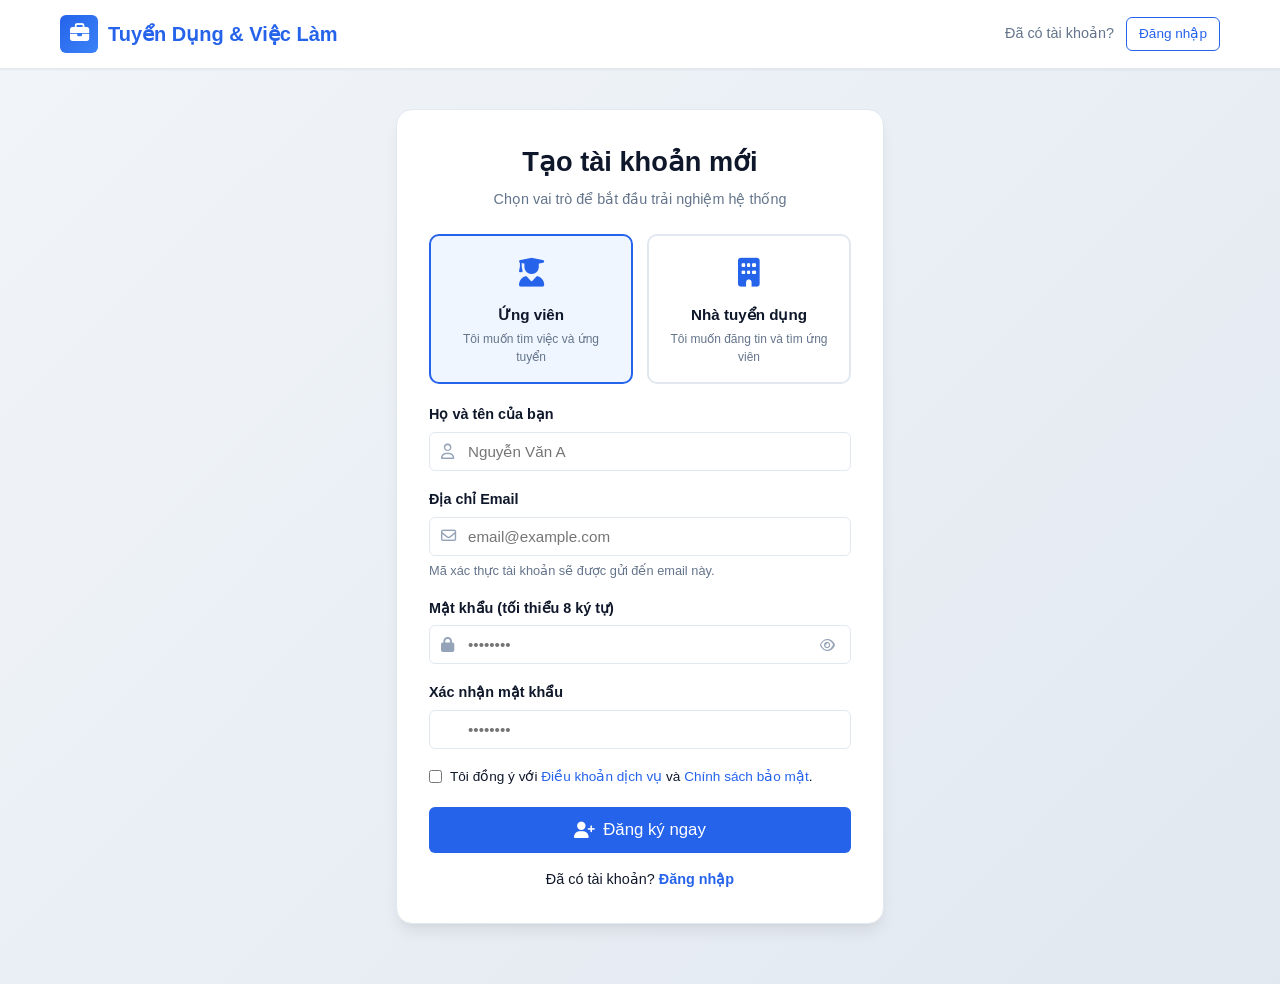
<file: FrontEnd/html/register.html>
<!DOCTYPE html>
<html lang="vi">
<head>
  <meta charset="UTF-8">
  <meta name="viewport" content="width=device-width, initial-scale=1">
  <title>Đăng ký tài khoản - Hệ thống Tuyển dụng</title>
  <link rel="stylesheet" href="https://cdnjs.cloudflare.com/ajax/libs/font-awesome/6.5.1/css/all.min.css">
  <link rel="stylesheet" href="../css/style.css">
</head>
<body style="background: linear-gradient(135deg, #f1f5f9 0%, #e2e8f0 100%);">

  <!-- Header -->
  <header class="site-header">
    <div class="container navbar">
      <a href="index.html" class="brand">
        <div class="brand-icon"><i class="fa-solid fa-briefcase"></i></div>
        <span>Tuyển Dụng & Việc Làm</span>
      </a>
      <div class="nav-actions">
        <span style="font-size: 0.9rem; color: var(--text-muted);">Đã có tài khoản?</span>
        <a href="login.html" class="btn btn-outline btn-sm">Đăng nhập</a>
      </div>
    </div>
  </header>

  <div class="container-sm">
    <div class="card" style="box-shadow: var(--shadow-lg); border-radius: var(--radius-lg); padding: 32px;">
      
      <div class="text-center" style="margin-bottom: 24px;">
        <h1 style="font-size: 1.7rem; font-weight: 700; color: var(--text-main);">Tạo tài khoản mới</h1>
        <p style="color: var(--text-muted); font-size: 0.9rem; margin-top: 6px;">Chọn vai trò để bắt đầu trải nghiệm hệ thống</p>
      </div>

      <!-- Chọn vai trò (Role Picker) -->
      <div class="role-picker">
        <div class="role-option selected" id="roleOptionCandidate" data-role="CANDIDATE">
          <div class="role-option-icon"><i class="fa-solid fa-user-graduate"></i></div>
          <div class="role-option-title">Ứng viên</div>
          <div class="role-option-desc">Tôi muốn tìm việc và ứng tuyển</div>
        </div>
        <div class="role-option" id="roleOptionRecruiter" data-role="RECRUITER">
          <div class="role-option-icon"><i class="fa-solid fa-building"></i></div>
          <div class="role-option-title">Nhà tuyển dụng</div>
          <div class="role-option-desc">Tôi muốn đăng tin và tìm ứng viên</div>
        </div>
      </div>

      <div id="msg" class="msg"></div>

      <form id="registerForm">
        <input type="hidden" id="role" name="role" value="CANDIDATE">

        <div class="form-group">
          <label class="form-label" for="full_name" id="nameLabel">Họ và tên của bạn</label>
          <div class="input-icon-wrap">
            <i class="fa-regular fa-user prefix-icon"></i>
            <input id="full_name" name="full_name" type="text" class="form-control" placeholder="Nguyễn Văn A" required>
          </div>
        </div>

        <div id="companyBox" class="form-group hidden">
          <label class="form-label" for="company_name">Tên công ty / Doanh nghiệp <span style="color: var(--danger)">*</span></label>
          <div class="input-icon-wrap">
            <i class="fa-solid fa-building-flag prefix-icon"></i>
            <input id="company_name" name="company_name" type="text" class="form-control" placeholder="Công ty TNHH Công nghệ ABC">
          </div>
        </div>

        <div class="form-group">
          <label class="form-label" for="email">Địa chỉ Email</label>
          <div class="input-icon-wrap">
            <i class="fa-regular fa-envelope prefix-icon"></i>
            <input id="email" name="email" type="email" class="form-control" placeholder="email@example.com" required autocomplete="username">
          </div>
          <div class="form-hint">Mã xác thực tài khoản sẽ được gửi đến email này.</div>
        </div>

        <div class="form-group">
          <label class="form-label" for="password">Mật khẩu (tối thiểu 8 ký tự)</label>
          <div class="input-icon-wrap">
            <i class="fa-solid fa-lock prefix-icon"></i>
            <input id="password" name="password" type="password" minlength="8" class="form-control" placeholder="••••••••" required autocomplete="new-password">
            <button type="button" class="password-toggle" id="togglePassword">
              <i class="fa-regular fa-eye" id="eyeIcon"></i>
            </button>
          </div>
        </div>

        <div class="form-group">
          <label class="form-label" for="confirm_password">Xác nhận mật khẩu</label>
          <div class="input-icon-wrap">
            <i class="fa-solid fa-lock-check prefix-icon"></i>
            <input id="confirm_password" name="confirm_password" type="password" minlength="8" class="form-control" placeholder="••••••••" required autocomplete="new-password">
          </div>
        </div>

        <div style="margin-bottom: 20px;">
          <label style="display: flex; align-items: flex-start; gap: 8px; font-weight: 400; font-size: 0.85rem; cursor: pointer;">
            <input type="checkbox" id="termsCheck" required style="width: auto; margin-top: 3px;">
            <span>Tôi đồng ý với <a href="#" onclick="alert('Điều khoản dịch vụ và chính sách bảo mật của Hệ thống Tuyển dụng.'); return false;">Điều khoản dịch vụ</a> và <a href="#" onclick="alert('Chính sách bảo mật thông tin người dùng.'); return false;">Chính sách bảo mật</a>.</span>
          </label>
        </div>

        <button type="submit" id="submitBtn" class="btn btn-primary btn-block btn-lg">
          <i class="fa-solid fa-user-plus"></i> Đăng ký ngay
        </button>
      </form>

      <div class="link mt-4 text-center" style="font-size: 0.9rem;">
        Đã có tài khoản? <a href="login.html" style="font-weight: 600;">Đăng nhập</a>
      </div>

    </div>
  </div>

  <script src="../js/api.js"></script>
  <script src="../js/register.js"></script>
</body>
</html>
</file>
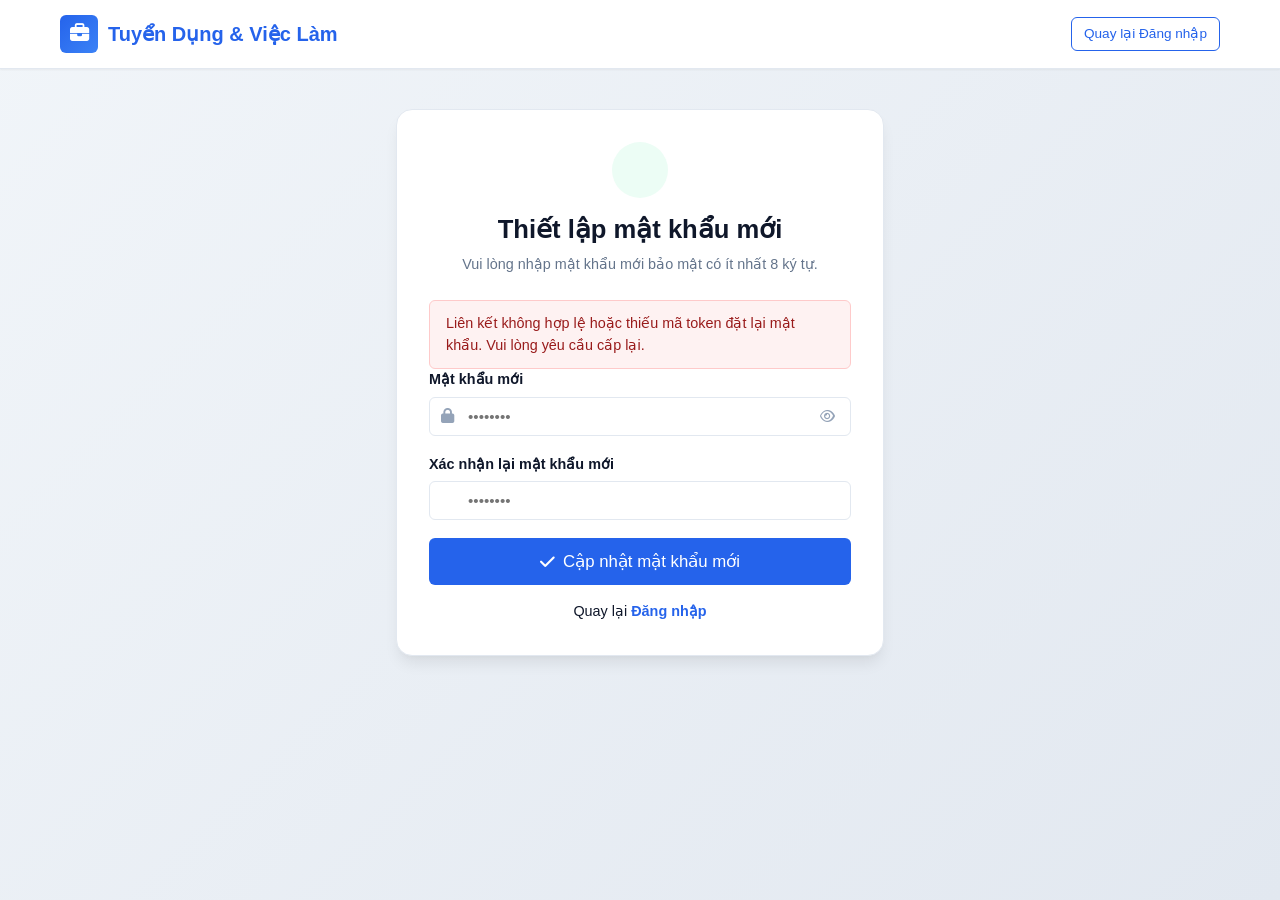
<file: FrontEnd/html/reset-password.html>
<!DOCTYPE html>
<html lang="vi">
<head>
  <meta charset="UTF-8">
  <meta name="viewport" content="width=device-width, initial-scale=1">
  <title>Đặt lại mật khẩu - Hệ thống Tuyển dụng</title>
  <link rel="stylesheet" href="https://cdnjs.cloudflare.com/ajax/libs/font-awesome/6.5.1/css/all.min.css">
  <link rel="stylesheet" href="../css/style.css">
</head>
<body style="background: linear-gradient(135deg, #f1f5f9 0%, #e2e8f0 100%);">

  <header class="site-header">
    <div class="container navbar">
      <a href="index.html" class="brand">
        <div class="brand-icon"><i class="fa-solid fa-briefcase"></i></div>
        <span>Tuyển Dụng & Việc Làm</span>
      </a>
      <div class="nav-actions">
        <a href="login.html" class="btn btn-outline btn-sm">Quay lại Đăng nhập</a>
      </div>
    </div>
  </header>

  <div class="container-sm">
    <div class="card" style="box-shadow: var(--shadow-lg); border-radius: var(--radius-lg); padding: 32px;">
      
      <div class="text-center" style="margin-bottom: 24px;">
        <div style="width: 56px; height: 56px; border-radius: 50%; background: var(--success-bg); color: var(--success); display: inline-flex; align-items: center; justify-content: center; font-size: 1.5rem; margin-bottom: 12px;">
          <i class="fa-solid fa-shield-check"></i>
        </div>
        <h1 style="font-size: 1.6rem; font-weight: 700; color: var(--text-main);">Thiết lập mật khẩu mới</h1>
        <p style="color: var(--text-muted); font-size: 0.9rem; margin-top: 6px;">
          Vui lòng nhập mật khẩu mới bảo mật có ít nhất 8 ký tự.
        </p>
      </div>

      <div id="msg" class="msg"></div>

      <form id="resetForm">
        <div class="form-group">
          <label class="form-label" for="new_password">Mật khẩu mới</label>
          <div class="input-icon-wrap">
            <i class="fa-solid fa-lock prefix-icon"></i>
            <input id="new_password" name="new_password" type="password" minlength="8" class="form-control" placeholder="••••••••" required autocomplete="new-password">
            <button type="button" class="password-toggle" id="togglePassword">
              <i class="fa-regular fa-eye" id="eyeIcon"></i>
            </button>
          </div>
        </div>

        <div class="form-group">
          <label class="form-label" for="confirm_password">Xác nhận lại mật khẩu mới</label>
          <div class="input-icon-wrap">
            <i class="fa-solid fa-lock-check prefix-icon"></i>
            <input id="confirm_password" name="confirm_password" type="password" minlength="8" class="form-control" placeholder="••••••••" required autocomplete="new-password">
          </div>
        </div>

        <button type="submit" id="submitBtn" class="btn btn-primary btn-block btn-lg">
          <i class="fa-solid fa-check"></i> Cập nhật mật khẩu mới
        </button>
      </form>

      <div class="link mt-4 text-center" style="font-size: 0.9rem;">
        Quay lại <a href="login.html" style="font-weight: 600;">Đăng nhập</a>
      </div>

    </div>
  </div>

  <script src="../js/api.js"></script>
  <script src="../js/reset-password.js"></script>
</body>
</html>
</file>
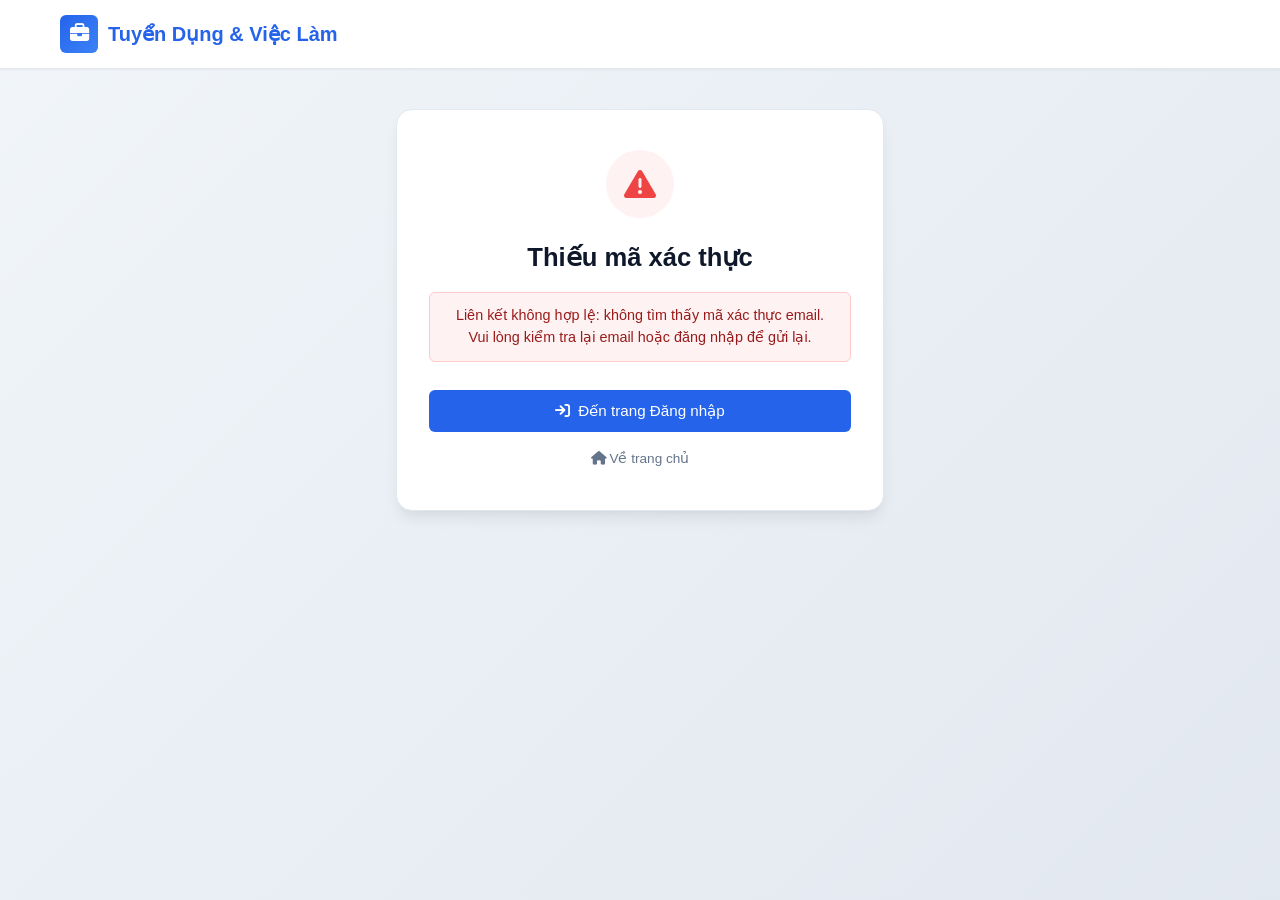
<file: FrontEnd/html/verify-email.html>
<!DOCTYPE html>
<html lang="vi">
<head>
  <meta charset="UTF-8">
  <meta name="viewport" content="width=device-width, initial-scale=1">
  <title>Xác thực Email - Hệ thống Tuyển dụng</title>
  <link rel="stylesheet" href="https://cdnjs.cloudflare.com/ajax/libs/font-awesome/6.5.1/css/all.min.css">
  <link rel="stylesheet" href="../css/style.css">
</head>
<body style="background: linear-gradient(135deg, #f1f5f9 0%, #e2e8f0 100%);">

  <header class="site-header">
    <div class="container navbar">
      <a href="index.html" class="brand">
        <div class="brand-icon"><i class="fa-solid fa-briefcase"></i></div>
        <span>Tuyển Dụng & Việc Làm</span>
      </a>
    </div>
  </header>

  <div class="container-sm">
    <div class="card text-center" style="box-shadow: var(--shadow-lg); border-radius: var(--radius-lg); padding: 40px 32px;">
      
      <div id="statusIcon" style="width: 68px; height: 68px; border-radius: 50%; background: var(--primary-light); color: var(--primary); display: inline-flex; align-items: center; justify-content: center; font-size: 2rem; margin-bottom: 20px;">
        <i class="fa-solid fa-spinner fa-spin"></i>
      </div>

      <h1 id="statusTitle" style="font-size: 1.6rem; font-weight: 700; color: var(--text-main); margin-bottom: 12px;">Đang xác thực email...</h1>
      
      <div id="result" class="msg" style="justify-content: center; text-align: center;"></div>

      <div style="margin-top: 28px;">
        <a id="actionBtn" href="login.html" class="btn btn-primary btn-block">
          <i class="fa-solid fa-arrow-right-to-bracket"></i> Đến trang Đăng nhập
        </a>
      </div>

      <div class="text-center mt-3">
        <a href="index.html" style="font-size: 0.85rem; color: var(--text-muted);">
          <i class="fa-solid fa-house"></i> Về trang chủ
        </a>
      </div>

    </div>
  </div>

  <script src="../js/api.js"></script>
  <script src="../js/verify-email.js"></script>
</body>
</html>
</file>
<file: FrontEnd/css/style.css>
/* ==========================================================================
   HỆ THỐNG QUẢN LÝ TUYỂN DỤNG & THEO DÕI HỒ SƠ ỨNG TUYỂN
   Master Stylesheet: Nạp các module CSS đã chia nhỏ theo từng chức năng
   ========================================================================== */

/* 1. Biến thiết kế, màu sắc, font chữ và reset cơ bản */
@import url("variables.css");

/* 2. Các thành phần UI dùng chung (Buttons, Badges, Cards, Forms, Tables, Modals) */
@import url("components.css");

/* 3. Thanh điều hướng đầu trang (Navbar), Menu người dùng và Chân trang (Footer) */
@import url("navbar.css");

/* 4. Giao diện xác thực (Đăng nhập, Đăng ký chọn vai trò, Quên/đặt lại mật khẩu) */
@import url("auth.css");

/* 5. Giao diện Cổng việc làm (Hero banner, Danh mục ngành nghề, Thẻ việc làm, Tìm kiếm) */
@import url("jobs.css");

/* 6. Bảng điều khiển phân quyền theo 3 vai trò (RBAC Dashboard, Sidebar, Thống kê) */
@import url("dashboard.css");
</file>
